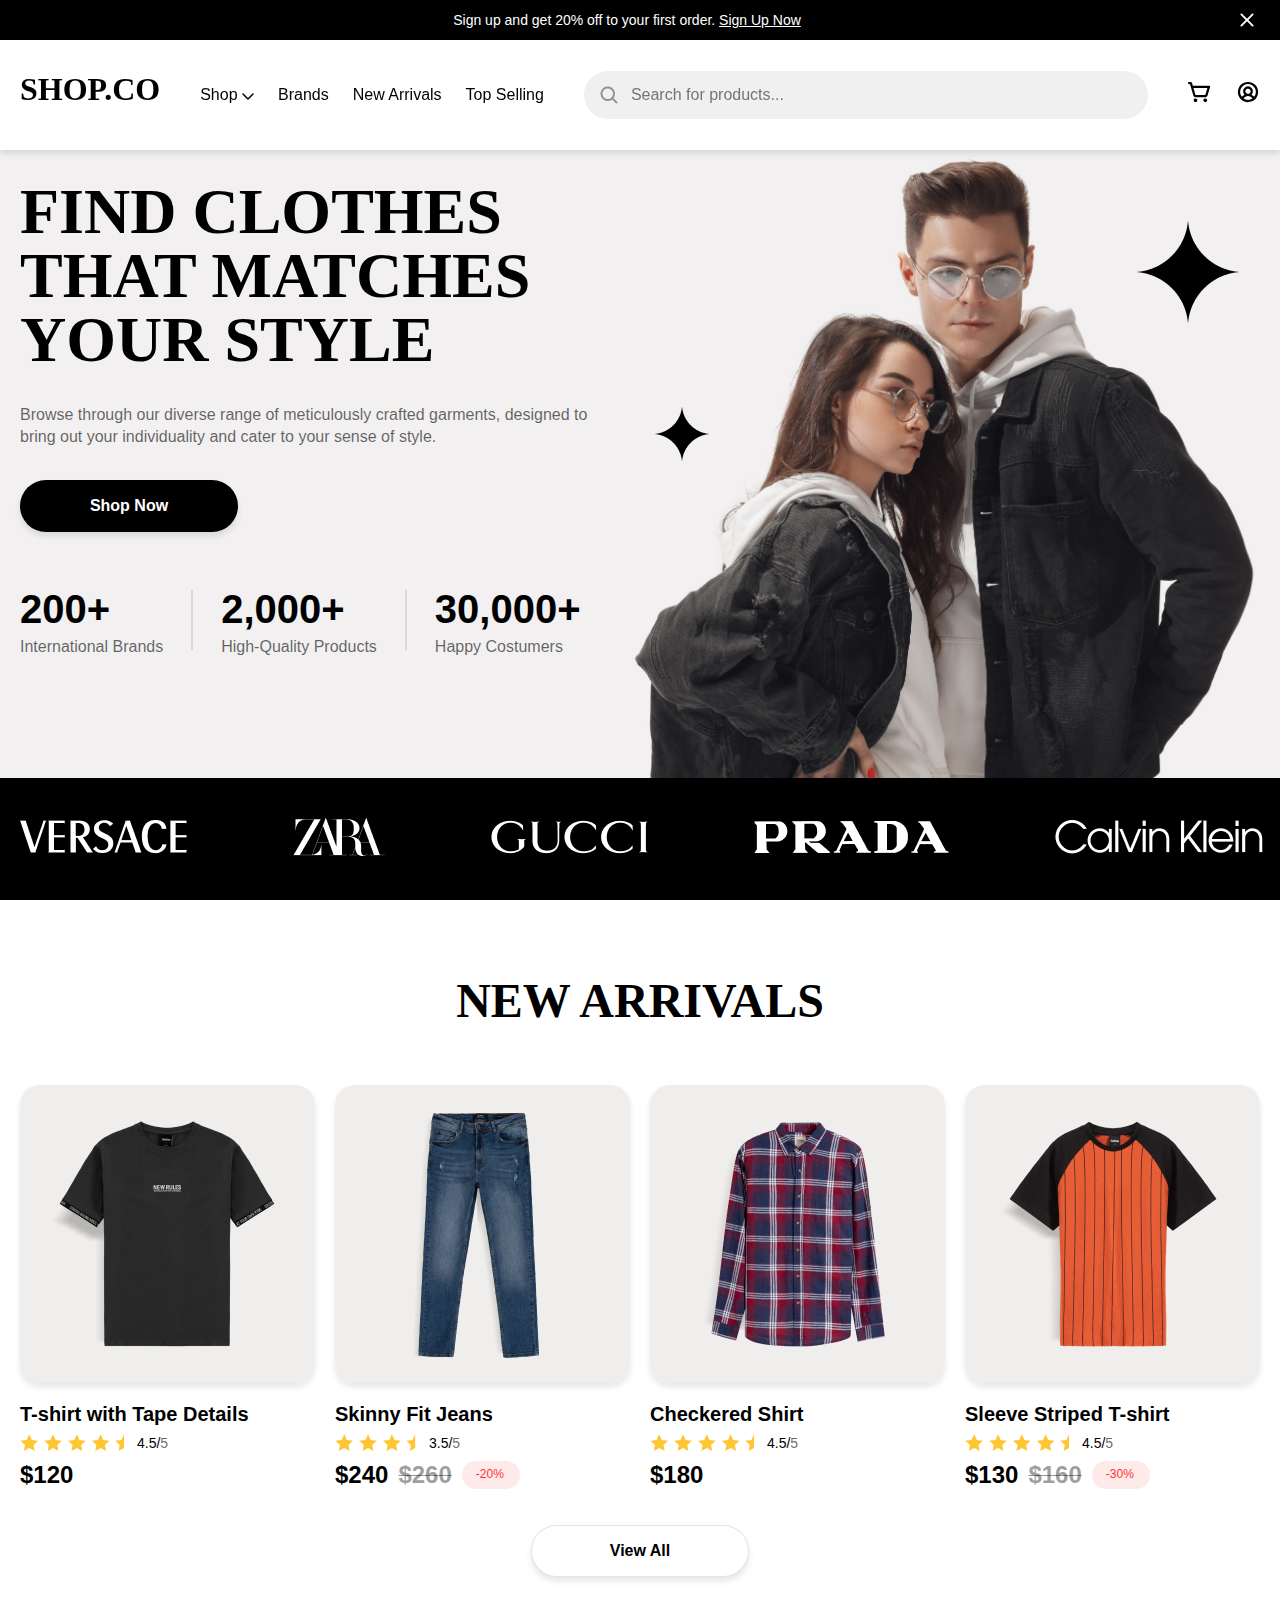
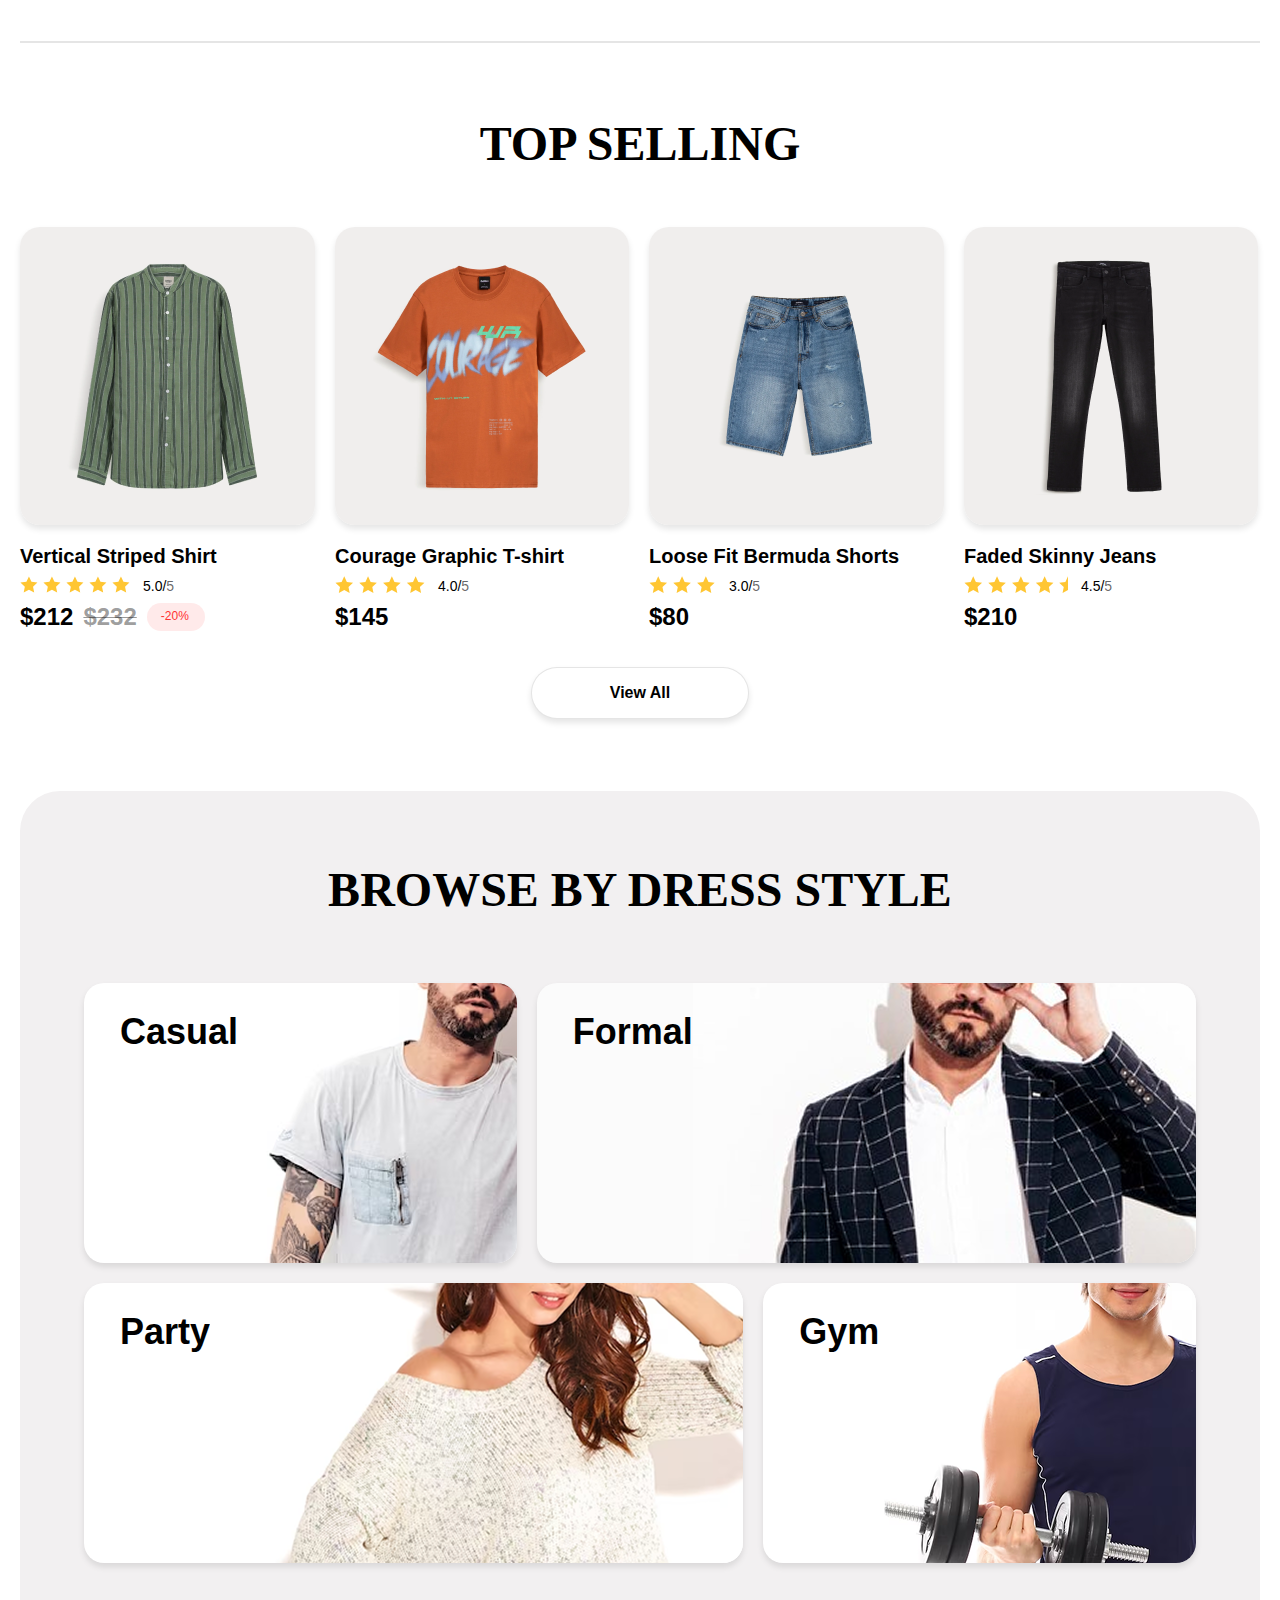
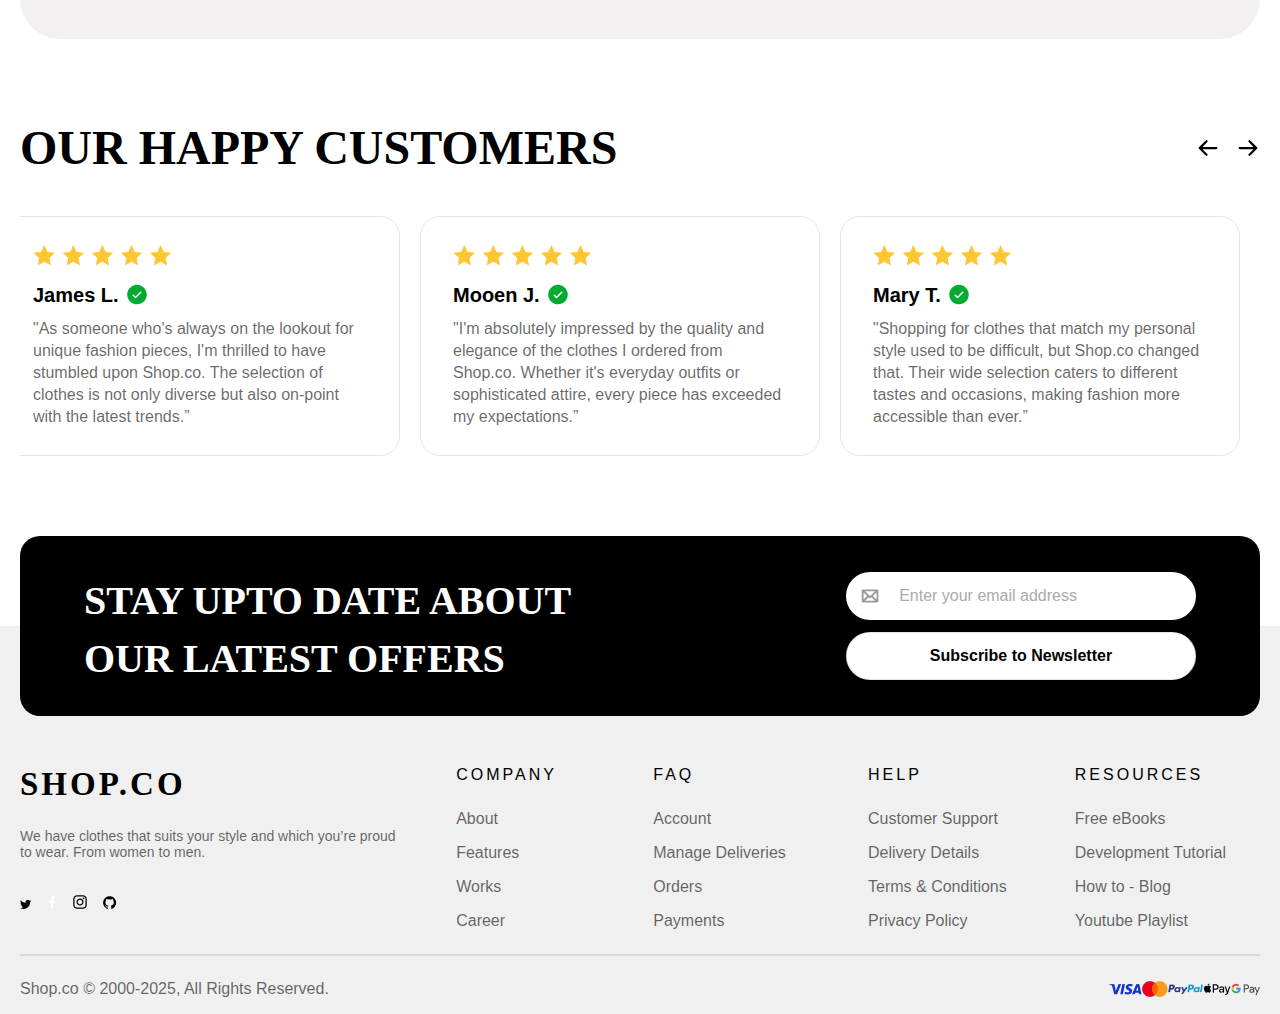
<file: index.html>
<!DOCTYPE html>
<html lang="en">
  <head>
    <meta charset="UTF-8" />
    <meta name="viewport" content="width=device-width, initial-scale=1.0" />
    <title>Shop.co</title>
    <link
      rel="icon"
      type="image/x-icon"
      href="./assets/images/favicon/shopco.png"
    />
    <link
      href="https://db.onlinewebfonts.com/a/b542g1IBJML3s1IJfDZIP2RzQIghh0ER"
      rel="stylesheet"
      type="text/css"
    />
    <link href="./src/style.css" rel="stylesheet" />
    <script src="./src/main.js" defer></script>
  </head>

  <body id="top">

    <!-- Newsletter-bar -->

    <section class="newsleter">
      <div id="announcement-bar">
        <div class="announcement-container">
          <div class="announcement-text">
            <p>
              Sign up and get 20% off to your first order.
              <a href="#news">Sign Up Now</a>
            </p>
          </div>
          <div class="announcement-close">
            <button id="close-announcement">
              <svg
                width="14"
                height="14"
                viewBox="0 0 14 14"
                fill="none"
                xmlns="http://www.w3.org/2000/svg"
              >
                <path
                  d="M13.2882 11.9617C13.4644 12.1378 13.5633 12.3767 13.5633 12.6258C13.5633 12.8749 13.4644 13.1137 13.2882 13.2898C13.1121 13.466 12.8733 13.5649 12.6242 13.5649C12.3751 13.5649 12.1362 13.466 11.9601 13.2898L6.99997 8.32812L2.03825 13.2883C1.86213 13.4644 1.62326 13.5633 1.37418 13.5633C1.12511 13.5633 0.886243 13.4644 0.710122 13.2883C0.534002 13.1122 0.435059 12.8733 0.435059 12.6242C0.435059 12.3751 0.534002 12.1363 0.710122 11.9602L5.67184 7L0.711685 2.03828C0.535564 1.86216 0.436621 1.62329 0.436621 1.37422C0.436621 1.12515 0.535564 0.886277 0.711685 0.710157C0.887805 0.534036 1.12668 0.435093 1.37575 0.435093C1.62482 0.435093 1.86369 0.534036 2.03981 0.710157L6.99997 5.67188L11.9617 0.709375C12.1378 0.533255 12.3767 0.434312 12.6257 0.434312C12.8748 0.434312 13.1137 0.533255 13.2898 0.709375C13.4659 0.885496 13.5649 1.12437 13.5649 1.37344C13.5649 1.62251 13.4659 1.86138 13.2898 2.0375L8.32809 7L13.2882 11.9617Z"
                  fill="white"
                />
              </svg>
            </button>
          </div>
        </div>
      </div>
    </section>

    <!-- Navbar -->

    <section class="navbar">

      <!-- Desktop Nav Menu -->

      <nav id="desktop-nav" class="desktop nav">
        <div class="desktop-nav-container">
          <a href="#top" class="logo">SHOP.CO</a>

          <ul>
            <li class="shop">
              <a id="shhopanchor" href="#"
                >Shop
                <svg
                  xmlns="http://www.w3.org/2000/svg"
                  class="dropdown-icon"
                  width="12"
                  height="7"
                  viewBox="0 0 12 7"
                  fill="none"
                >
                  <path
                    d="M11.5306 1.53063L6.53063 6.53063C6.46095 6.60055 6.37816 6.65602 6.28699 6.69388C6.19583 6.73173 6.09809 6.75122 5.99938 6.75122C5.90067 
                    6.75122 5.80293 6.73173 5.71176 6.69388C5.6206 6.65602 5.53781 6.60055 5.46813 6.53063L0.468128 1.53063C0.327232 1.38973 0.248077 1.19864 0.248077 
                    0.999378C0.248077 0.80012 0.327232 0.609024 0.468128 0.468128C0.609025 0.327231 0.800121 0.248077 0.999378 0.248077C1.19864 0.248077 1.38973 0.327231 
                    1.53063 0.468128L6 4.9375L10.4694 0.467503C10.6103 0.326607 10.8014 0.247452 11.0006 0.247452C11.1999 0.247452 11.391 0.326607 11.5319 0.467503C11.6728 
                    0.608399 11.7519 0.799496 11.7519 0.998753C11.7519 1.19801 11.6728 1.38911 11.5319 1.53L11.5306 1.53063Z"
                    fill="black"/>
                </svg>
              </a>
              <div class="dropdown-container">
                <ul class="dropdown">
                  <li class="sections-clothes">
                    <a href="#">Clothes</a>
                    <div class="sections-container">
                      <ul class="sections">
                        <li><a href="#">See All</a></li>
                        <li><a href="#">Sets</a></li>
                        <li><a href="#">Tailoring</a></li>
                        <li><a href="#">Sports</a></li>
                        <li><a href="#">Plus Size</a></li>
                      </ul>
                    </div>
                  </li>
                  <li class="sections-clothes">
                    <a href="#">Men</a>
                    <div class="sections-container">
                      <ul class="sections">
                        <li><a href="#">T-shirts</a></li>
                        <li><a href="#">Tank tops</a></li>
                        <li><a href="#">Jacket</a></li>
                        <li><a href="#">Pants</a></li>
                        <li><a href="#">Shorts</a></li>
                      </ul>
                    </div>
                  </li>
                  <li class="sections-clothes">
                    <a href="#">Women</a>
                    <div class="sections-container">
                      <ul class="sections">
                        <li><a href="#">Dresses</a></li>
                        <li><a href="#">Blouses</a></li>
                        <li><a href="#">T-shirts</a></li>
                        <li><a href="#">Pants</a></li>
                        <li><a href="#">Skirts</a></li>
                      </ul>
                    </div>
                  </li>
                  <li class="sections-clothes">
                    <a href="#">Shoes</a>
                    <div class="sections-container">
                      <ul class="sections">
                        <li><a href="#">Sneakers</a></li>
                        <li><a href="#">Flip-flops</a></li>
                        <li><a href="#">Boots</a></li>
                        <li><a href="#">Shoes</a></li>
                        <li><a href="#">Sandals</a></li>
                      </ul>
                    </div>
                  </li>
                  <li class="sections-clothes">
                    <a href="#">Accessories</a>
                    <div class="sections-container">
                      <ul class="sections">
                        <li><a href="#">Watches</a></li>
                        <li><a href="#">Glasses</a></li>
                        <li><a href="#">Bags</a></li>
                        <li><a href="#">Belts</a></li>
                        <li><a href="#">Hats</a></li>
                      </ul>
                    </div>
                  </li>
                </ul>
              </div>
            </li>
            <li><a href="#acvcrds">Brands</a></li>
            <li><a href="#brand">New Arrivals</a></li>
            <li><a href="#firstbtn">Top Selling</a></li>
          </ul>

          <div class="search-container">
            <svg
              width="24"
              height="24"
              viewBox="0 0 24 24"
              fill="none"
              xmlns="http://www.w3.org/2000/svg"
            >
              <path
                d="M21.7959 20.2041L17.3437 15.75C18.6787 14.0104 19.3019 11.8282 19.087 9.64607C18.8722 7.4639 17.8353 5.44516 16.1867 3.99937C14.5382 2.55357 12.4014 1.78899 10.2098 1.86071C8.01829 1.93244 5.93607 2.8351 4.38558 4.38559C2.83509 5.93608 1.93243 8.0183 1.8607 10.2098C1.78898 12.4014 2.55356 14.5382 3.99936 16.1867C5.44515 17.8353 7.46389 18.8722 9.64606 19.087C11.8282 19.3019 14.0104 18.6787 15.75 17.3438L20.2059 21.8006C20.3106 21.9053 20.4348 21.9883 20.5715 22.0449C20.7083 22.1016 20.8548 22.1307 21.0028 22.1307C21.1508 22.1307 21.2973 22.1016 21.4341 22.0449C21.5708 21.9883 21.695 21.9053 21.7997 21.8006C21.9043 21.696 21.9873 21.5717 22.044 21.435C22.1006 21.2983 22.1298 21.1517 22.1298 21.0037C22.1298 20.8558 22.1006 20.7092 22.044 20.5725C21.9873 20.4358 21.9043 20.3115 21.7997 20.2069L21.7959 20.2041ZM4.12499 10.5C4.12499 9.23915 4.49888 8.0066 5.19938 6.95824C5.89987 5.90988 6.89551 5.09278 8.06039 4.61027C9.22527 4.12776 10.5071 4.00151 11.7437 4.2475C12.9803 4.49348 14.1162 5.10064 15.0078 5.9922C15.8994 6.88376 16.5065 8.01967 16.7525 9.2563C16.9985 10.4929 16.8722 11.7747 16.3897 12.9396C15.9072 14.1045 15.0901 15.1001 14.0418 15.8006C12.9934 16.5011 11.7608 16.875 10.5 16.875C8.80977 16.8733 7.18927 16.2011 5.99411 15.0059C4.79894 13.8107 4.12673 12.1902 4.12499 10.5Z"
                fill="black"
                fill-opacity="0.4"
              />
            </svg>
            <input type="text" placeholder="Search for products..." />
          </div>

          <ul>
            <li>
              <a href="#" class="icon"
                ><svg
                  width="24"
                  height="24"
                  viewBox="0 0 24 24"
                  fill="none"
                  xmlns="http://www.w3.org/2000/svg"
                >
                  <path
                    d="M9.375 20.25C9.375 20.6208 9.26503 20.9834 9.059 21.2917C8.85298 21.6 8.56014 21.8404 8.21753 21.9823C7.87492 22.1242 7.49792 22.1613 7.1342 22.089C6.77049 22.0166 6.4364 21.838 6.17417 21.5758C5.91195 21.3136 5.73337 20.9795 5.66103 20.6158C5.58868 20.2521 5.62581 19.8751 5.76773 19.5325C5.90964 19.1899 6.14996 18.897 6.45831 18.691C6.76665 18.485 7.12916 18.375 7.5 18.375C7.99728 18.375 8.47419 18.5725 8.82582 18.9242C9.17745 19.2758 9.375 19.7527 9.375 20.25ZM17.25 18.375C16.8792 18.375 16.5166 18.485 16.2083 18.691C15.9 18.897 15.6596 19.1899 15.5177 19.5325C15.3758 19.8751 15.3387 20.2521 15.411 20.6158C15.4834 20.9795 15.662 21.3136 15.9242 21.5758C16.1864 21.838 16.5205 22.0166 16.8842 22.089C17.2479 22.1613 17.6249 22.1242 17.9675 21.9823C18.3101 21.8404 18.603 21.6 18.809 21.2917C19.015 20.9834 19.125 20.6208 19.125 20.25C19.125 19.7527 18.9275 19.2758 18.5758 18.9242C18.2242 18.5725 17.7473 18.375 17.25 18.375ZM22.0753 7.08094L19.5169 15.3966C19.3535 15.9343 19.0211 16.4051 18.569 16.739C18.1169 17.0729 17.5692 17.2521 17.0072 17.25H7.77469C7.2046 17.2482 6.65046 17.0616 6.1953 16.7183C5.74015 16.3751 5.40848 15.8936 5.25 15.3459L2.04469 4.125H1.125C0.826631 4.125 0.540483 4.00647 0.329505 3.7955C0.118526 3.58452 0 3.29837 0 3C0 2.70163 0.118526 2.41548 0.329505 2.2045C0.540483 1.99353 0.826631 1.875 1.125 1.875H2.32687C2.73407 1.87626 3.12988 2.00951 3.45493 2.25478C3.77998 2.50004 4.01674 2.84409 4.12969 3.23531L4.81312 5.625H21C21.1761 5.62499 21.3497 5.6663 21.5069 5.74561C21.664 5.82492 21.8004 5.94001 21.905 6.08164C22.0096 6.22326 22.0795 6.38746 22.1091 6.56102C22.1387 6.73458 22.1271 6.91266 22.0753 7.08094ZM19.4766 7.875H5.45531L7.41375 14.7281C7.43617 14.8065 7.48354 14.8755 7.54867 14.9245C7.6138 14.9736 7.69315 15.0001 7.77469 15H17.0072C17.0875 15.0002 17.1656 14.9746 17.2303 14.927C17.2949 14.8794 17.3426 14.8123 17.3662 14.7356L19.4766 7.875Z"
                    fill="black"
                  />
                </svg>
              </a>
            </li>
            <li>
              <a href="#" class="icon"
                ><svg
                  width="24"
                  height="24"
                  viewBox="0 0 24 24"
                  fill="none"
                  xmlns="http://www.w3.org/2000/svg"
                >
                  <path
                    d="M12 1.875C9.99747 1.875 8.0399 2.46882 6.37486 3.58137C4.70981 4.69392 3.41206 6.27523 2.64572 8.12533C1.87939 9.97543 1.67888 12.0112 2.06955 13.9753C2.46023 15.9393 3.42454 17.7435 4.84055 19.1595C6.25656 20.5755 8.06066 21.5398 10.0247 21.9305C11.9888 22.3211 14.0246 22.1206 15.8747 21.3543C17.7248 20.5879 19.3061 19.2902 20.4186 17.6251C21.5312 15.9601 22.125 14.0025 22.125 12C22.122 9.3156 21.0543 6.74199 19.1562 4.84383C17.258 2.94567 14.6844 1.87798 12 1.875ZM7.45969 18.4284C7.98195 17.7143 8.66528 17.1335 9.45418 16.7331C10.2431 16.3327 11.1153 16.124 12 16.124C12.8847 16.124 13.7569 16.3327 14.5458 16.7331C15.3347 17.1335 16.0181 17.7143 16.5403 18.4284C15.2134 19.3695 13.6268 19.875 12 19.875C10.3732 19.875 8.78665 19.3695 7.45969 18.4284ZM9.375 11.25C9.375 10.7308 9.52896 10.2233 9.8174 9.79163C10.1058 9.35995 10.5158 9.0235 10.9955 8.82482C11.4751 8.62614 12.0029 8.57415 12.5121 8.67544C13.0213 8.77672 13.489 9.02673 13.8562 9.39384C14.2233 9.76096 14.4733 10.2287 14.5746 10.7379C14.6759 11.2471 14.6239 11.7749 14.4252 12.2545C14.2265 12.7342 13.8901 13.1442 13.4584 13.4326C13.0267 13.721 12.5192 13.875 12 13.875C11.3038 13.875 10.6361 13.5984 10.1438 13.1062C9.65157 12.6139 9.375 11.9462 9.375 11.25ZM18.1875 16.8694C17.4583 15.9419 16.5289 15.1914 15.4688 14.6737C16.1444 13.9896 16.6026 13.1208 16.7858 12.1769C16.9689 11.2329 16.8688 10.2558 16.498 9.36861C16.1273 8.4814 15.5024 7.72364 14.702 7.19068C13.9017 6.65771 12.9616 6.37334 12 6.37334C11.0384 6.37334 10.0983 6.65771 9.29797 7.19068C8.49762 7.72364 7.87275 8.4814 7.50198 9.36861C7.13121 10.2558 7.0311 11.2329 7.21424 12.1769C7.39739 13.1208 7.85561 13.9896 8.53125 14.6737C7.4711 15.1914 6.54168 15.9419 5.8125 16.8694C4.89661 15.7083 4.32614 14.3129 4.1664 12.8427C4.00665 11.3725 4.2641 9.88711 4.90925 8.55644C5.55441 7.22578 6.5612 6.10366 7.81439 5.31855C9.06757 4.53343 10.5165 4.11703 11.9953 4.11703C13.4741 4.11703 14.9231 4.53343 16.1762 5.31855C17.4294 6.10366 18.4362 7.22578 19.0814 8.55644C19.7265 9.88711 19.984 11.3725 19.8242 12.8427C19.6645 14.3129 19.094 15.7083 18.1781 16.8694H18.1875Z"
                    fill="black"
                  />
                </svg>
              </a>
            </li>
          </ul>
        </div>
      </nav>

      <!-- Mobile Nav Menu -->

      <nav id="mobile-nav" class="mobile nav">
        <div class="left-mobile-nav">
          <div class="menu-icon">
            <svg
              width="24"
              height="24"
              viewBox="0 0 24 24"
              fill="none"
              xmlns="http://www.w3.org/2000/svg"
            >
              <path
                d="M21.375 12C21.375 12.2984 21.2565 12.5845 21.0455 12.7955C20.8345 13.0065 20.5484 13.125 20.25 13.125H3.75C3.45163 13.125 3.16548 13.0065 2.9545 12.7955C2.74353 12.5845 2.625 12.2984 2.625 12C2.625 11.7016 2.74353 11.4155 2.9545 11.2045C3.16548 10.9935 3.45163 10.875 3.75 10.875H20.25C20.5484 10.875 20.8345 10.9935 21.0455 11.2045C21.2565 11.4155 21.375 11.7016 21.375 12ZM3.75 7.125H20.25C20.5484 7.125 20.8345 7.00647 21.0455 6.7955C21.2565 6.58452 21.375 6.29837 21.375 6C21.375 5.70163 21.2565 5.41548 21.0455 5.2045C20.8345 4.99353 20.5484 4.875 20.25 4.875H3.75C3.45163 4.875 3.16548 4.99353 2.9545 5.2045C2.74353 5.41548 2.625 5.70163 2.625 6C2.625 6.29837 2.74353 6.58452 2.9545 6.7955C3.16548 7.00647 3.45163 7.125 3.75 7.125ZM20.25 16.875H3.75C3.45163 16.875 3.16548 16.9935 2.9545 17.2045C2.74353 17.4155 2.625 17.7016 2.625 18C2.625 18.2984 2.74353 18.5845 2.9545 18.7955C3.16548 19.0065 3.45163 19.125 3.75 19.125H20.25C20.5484 19.125 20.8345 19.0065 21.0455 18.7955C21.2565 18.5845 21.375 18.2984 21.375 18C21.375 17.7016 21.2565 17.4155 21.0455 17.2045C20.8345 16.9935 20.5484 16.875 20.25 16.875Z"
                fill="black"
              />
            </svg>
          </div>

          <a href="#top" class="logo">SHOP.CO</a>
        </div>

        <div class="search-container">
          <svg
            width="24"
            height="24"
            viewBox="0 0 24 24"
            fill="none"
            xmlns="http://www.w3.org/2000/svg"
          >
            <path
              d="M21.7959 20.2041L17.3437 15.75C18.6787 14.0104 19.3019 11.8282 19.087 9.64607C18.8722 7.4639 17.8353 5.44516 16.1867 3.99937C14.5382 2.55357 12.4014 1.78899 10.2098 1.86071C8.01829 1.93244 5.93607 2.8351 4.38558 4.38559C2.83509 5.93608 1.93243 8.0183 1.8607 10.2098C1.78898 12.4014 2.55356 14.5382 3.99936 16.1867C5.44515 17.8353 7.46389 18.8722 9.64606 19.087C11.8282 19.3019 14.0104 18.6787 15.75 17.3438L20.2059 21.8006C20.3106 21.9053 20.4348 21.9883 20.5715 22.0449C20.7083 22.1016 20.8548 22.1307 21.0028 22.1307C21.1508 22.1307 21.2973 22.1016 21.4341 22.0449C21.5708 21.9883 21.695 21.9053 21.7997 21.8006C21.9043 21.696 21.9873 21.5717 22.044 21.435C22.1006 21.2983 22.1298 21.1517 22.1298 21.0037C22.1298 20.8558 22.1006 20.7092 22.044 20.5725C21.9873 20.4358 21.9043 20.3115 21.7997 20.2069L21.7959 20.2041ZM4.12499 10.5C4.12499 9.23915 4.49888 8.0066 5.19938 6.95824C5.89987 5.90988 6.89551 5.09278 8.06039 4.61027C9.22527 4.12776 10.5071 4.00151 11.7437 4.2475C12.9803 4.49348 14.1162 5.10064 15.0078 5.9922C15.8994 6.88376 16.5065 8.01967 16.7525 9.2563C16.9985 10.4929 16.8722 11.7747 16.3897 12.9396C15.9072 14.1045 15.0901 15.1001 14.0418 15.8006C12.9934 16.5011 11.7608 16.875 10.5 16.875C8.80977 16.8733 7.18927 16.2011 5.99411 15.0059C4.79894 13.8107 4.12673 12.1902 4.12499 10.5Z"
              fill="black"
              fill-opacity="0.4"
            />
          </svg>
          <input type="text" placeholder="Search for products..." />
        </div>

        <ul>
          <li>
            <a href="#" class="icon"
              ><svg
                width="22"
                height="22"
                viewBox="0 0 22 22"
                fill="none"
                xmlns="http://www.w3.org/2000/svg"
              >
                <path
                  d="M20.7959 19.2041L16.3437 14.75C17.6787 13.0104 18.3019 10.8282 18.087 8.64607C17.8722 6.4639 16.8353 4.44516 15.1867 2.99937C13.5382 1.55357 11.4014 0.788988 9.20984 0.860713C7.01829 0.932437 4.93607 1.8351 3.38558 3.38559C1.83509 4.93608 0.932429 7.0183 0.860705 9.20985C0.78898 11.4014 1.55356 13.5382 2.99936 15.1867C4.44515 16.8353 6.46389 17.8722 8.64606 18.087C10.8282 18.3019 13.0104 17.6787 14.75 16.3438L19.2059 20.8006C19.3106 20.9053 19.4348 20.9883 19.5715 21.0449C19.7083 21.1016 19.8548 21.1307 20.0028 21.1307C20.1508 21.1307 20.2973 21.1016 20.4341 21.0449C20.5708 20.9883 20.695 20.9053 20.7997 20.8006C20.9043 20.696 20.9873 20.5717 21.044 20.435C21.1006 20.2983 21.1298 20.1517 21.1298 20.0037C21.1298 19.8558 21.1006 19.7092 21.044 19.5725C20.9873 19.4358 20.9043 19.3115 20.7997 19.2069L20.7959 19.2041ZM3.12499 9.5C3.12499 8.23915 3.49888 7.0066 4.19938 5.95824C4.89987 4.90988 5.89551 4.09278 7.06039 3.61027C8.22527 3.12776 9.50707 3.00151 10.7437 3.2475C11.9803 3.49348 13.1162 4.10064 14.0078 4.9922C14.8994 5.88376 15.5065 7.01967 15.7525 8.2563C15.9985 9.49293 15.8722 10.7747 15.3897 11.9396C14.9072 13.1045 14.0901 14.1001 13.0418 14.8006C11.9934 15.5011 10.7608 15.875 9.49999 15.875C7.80977 15.8733 6.18927 15.2011 4.99411 14.0059C3.79894 12.8107 3.12673 11.1902 3.12499 9.5Z"
                  fill="black"
                />
              </svg>
            </a>
          </li>
          <li>
            <a href="#" class="icon"
              ><svg
                width="24"
                height="24"
                viewBox="0 0 24 24"
                fill="none"
                xmlns="http://www.w3.org/2000/svg"
              >
                <path
                  d="M9.375 20.25C9.375 20.6208 9.26503 20.9834 9.059 21.2917C8.85298 21.6 8.56014 21.8404 8.21753 21.9823C7.87492 22.1242 7.49792 22.1613 7.1342 22.089C6.77049 22.0166 6.4364 21.838 6.17417 21.5758C5.91195 21.3136 5.73337 20.9795 5.66103 20.6158C5.58868 20.2521 5.62581 19.8751 5.76773 19.5325C5.90964 19.1899 6.14996 18.897 6.45831 18.691C6.76665 18.485 7.12916 18.375 7.5 18.375C7.99728 18.375 8.47419 18.5725 8.82582 18.9242C9.17745 19.2758 9.375 19.7527 9.375 20.25ZM17.25 18.375C16.8792 18.375 16.5166 18.485 16.2083 18.691C15.9 18.897 15.6596 19.1899 15.5177 19.5325C15.3758 19.8751 15.3387 20.2521 15.411 20.6158C15.4834 20.9795 15.662 21.3136 15.9242 21.5758C16.1864 21.838 16.5205 22.0166 16.8842 22.089C17.2479 22.1613 17.6249 22.1242 17.9675 21.9823C18.3101 21.8404 18.603 21.6 18.809 21.2917C19.015 20.9834 19.125 20.6208 19.125 20.25C19.125 19.7527 18.9275 19.2758 18.5758 18.9242C18.2242 18.5725 17.7473 18.375 17.25 18.375ZM22.0753 7.08094L19.5169 15.3966C19.3535 15.9343 19.0211 16.4051 18.569 16.739C18.1169 17.0729 17.5692 17.2521 17.0072 17.25H7.77469C7.2046 17.2482 6.65046 17.0616 6.1953 16.7183C5.74015 16.3751 5.40848 15.8936 5.25 15.3459L2.04469 4.125H1.125C0.826631 4.125 0.540483 4.00647 0.329505 3.7955C0.118526 3.58452 0 3.29837 0 3C0 2.70163 0.118526 2.41548 0.329505 2.2045C0.540483 1.99353 0.826631 1.875 1.125 1.875H2.32687C2.73407 1.87626 3.12988 2.00951 3.45493 2.25478C3.77998 2.50004 4.01674 2.84409 4.12969 3.23531L4.81312 5.625H21C21.1761 5.62499 21.3497 5.6663 21.5069 5.74561C21.664 5.82492 21.8004 5.94001 21.905 6.08164C22.0096 6.22326 22.0795 6.38746 22.1091 6.56102C22.1387 6.73458 22.1271 6.91266 22.0753 7.08094ZM19.4766 7.875H5.45531L7.41375 14.7281C7.43617 14.8065 7.48354 14.8755 7.54867 14.9245C7.6138 14.9736 7.69315 15.0001 7.77469 15H17.0072C17.0875 15.0002 17.1656 14.9746 17.2303 14.927C17.2949 14.8794 17.3426 14.8123 17.3662 14.7356L19.4766 7.875Z"
                  fill="black"
                />
              </svg>
            </a>
          </li>
          <li>
            <a href="#" class="icon"
              ><svg
                width="24"
                height="24"
                viewBox="0 0 24 24"
                fill="none"
                xmlns="http://www.w3.org/2000/svg"
              >
                <path
                  d="M12 1.875C9.99747 1.875 8.0399 2.46882 6.37486 3.58137C4.70981 4.69392 3.41206 6.27523 2.64572 8.12533C1.87939 9.97543 1.67888 12.0112 2.06955 13.9753C2.46023 15.9393 3.42454 17.7435 4.84055 19.1595C6.25656 20.5755 8.06066 21.5398 10.0247 21.9305C11.9888 22.3211 14.0246 22.1206 15.8747 21.3543C17.7248 20.5879 19.3061 19.2902 20.4186 17.6251C21.5312 15.9601 22.125 14.0025 22.125 12C22.122 9.3156 21.0543 6.74199 19.1562 4.84383C17.258 2.94567 14.6844 1.87798 12 1.875ZM7.45969 18.4284C7.98195 17.7143 8.66528 17.1335 9.45418 16.7331C10.2431 16.3327 11.1153 16.124 12 16.124C12.8847 16.124 13.7569 16.3327 14.5458 16.7331C15.3347 17.1335 16.0181 17.7143 16.5403 18.4284C15.2134 19.3695 13.6268 19.875 12 19.875C10.3732 19.875 8.78665 19.3695 7.45969 18.4284ZM9.375 11.25C9.375 10.7308 9.52896 10.2233 9.8174 9.79163C10.1058 9.35995 10.5158 9.0235 10.9955 8.82482C11.4751 8.62614 12.0029 8.57415 12.5121 8.67544C13.0213 8.77672 13.489 9.02673 13.8562 9.39384C14.2233 9.76096 14.4733 10.2287 14.5746 10.7379C14.6759 11.2471 14.6239 11.7749 14.4252 12.2545C14.2265 12.7342 13.8901 13.1442 13.4584 13.4326C13.0267 13.721 12.5192 13.875 12 13.875C11.3038 13.875 10.6361 13.5984 10.1438 13.1062C9.65157 12.6139 9.375 11.9462 9.375 11.25ZM18.1875 16.8694C17.4583 15.9419 16.5289 15.1914 15.4688 14.6737C16.1444 13.9896 16.6026 13.1208 16.7858 12.1769C16.9689 11.2329 16.8688 10.2558 16.498 9.36861C16.1273 8.4814 15.5024 7.72364 14.702 7.19068C13.9017 6.65771 12.9616 6.37334 12 6.37334C11.0384 6.37334 10.0983 6.65771 9.29797 7.19068C8.49762 7.72364 7.87275 8.4814 7.50198 9.36861C7.13121 10.2558 7.0311 11.2329 7.21424 12.1769C7.39739 13.1208 7.85561 13.9896 8.53125 14.6737C7.4711 15.1914 6.54168 15.9419 5.8125 16.8694C4.89661 15.7083 4.32614 14.3129 4.1664 12.8427C4.00665 11.3725 4.2641 9.88711 4.90925 8.55644C5.55441 7.22578 6.5612 6.10366 7.81439 5.31855C9.06757 4.53343 10.5165 4.11703 11.9953 4.11703C13.4741 4.11703 14.9231 4.53343 16.1762 5.31855C17.4294 6.10366 18.4362 7.22578 19.0814 8.55644C19.7265 9.88711 19.984 11.3725 19.8242 12.8427C19.6645 14.3129 19.094 15.7083 18.1781 16.8694H18.1875Z"
                  fill="black"
                />
              </svg>
            </a>
          </li>
        </ul>
      </nav>

      <div class="focuswidth">
        <div class="mobile-nav-container">
          <ul>
            <li><a id="shhopanchor" href="#">Shop</a></li>
            <li><a href="#acvcrds">Brands</a></li>
            <li><a href="#brand">New Arrivals</a></li>
            <li><a href="#firstbtn">Top Selling</a></li>
          </ul>
        </div>

        <div class="transparentbkg"></div>
      </div>

    </section>

    <!-- Hero Section -->

    <section class="header">
      <header>
        <div class="mobile-nowrap wrapper">
          <div class="hero-section">
            <div class="left">
              <div class="herotext">
                <h1>
                  FIND CLOTHES <br />
                  THAT MATCHES <br />
                  YOUR STYLE
                </h1>

                <p>
                  Browse through our diverse range of meticulously crafted
                  garments, designed to bring out your individuality and cater
                  to your sense of style.
                </p>
              </div>

              <a href="#" class="btn dark">Shop Now</a>

              <div id="acvcrds" class="achievement-cards">
                <div class="maincards">
                  <div class="achievement-card">
                    <h3>200+</h3>
                    <p>International Brands</p>
                  </div>

                  <hr class="achievementhr" />

                  <div class="achievement-card">
                    <h3>2,000+</h3>
                    <p>High-Quality Products</p>
                  </div>
                </div>

                <hr id="hidehr" class="achievementhr" />

                <div id="downcard" class="achievement-card">
                  <h3>30,000+</h3>
                  <p>Happy Costumers</p>
                </div>
              </div>
            </div>

            <div class="right">
              <div class="hero-image">
                <img
                  src="./assets/images/hero/smallstar.png"
                  class="small star"
                  alt="Small Star"
                  draggable="false"
                />
                <img
                  src="./assets/images/hero/bigstar.png"
                  class="big star"
                  alt="Big Star"
                  draggable="false"
                />
                <img
                  src="./assets/images/hero/couple.jpg"
                  id="coupleimg"
                  alt="A couple wearing Shop.co clothes."
                  draggable="false"
                />
              </div>
            </div>
          </div>
        </div>
      </header>
    </section>

    <!-- Brands -->

    <section class="brand-section" id="brand">
      <div class="brand-container">
        <div class="versace">
          <a href="#"
            ><img
              src="./assets/images/brand/versace.png"
              alt="Versace Logo"
              draggable="false"
            />
          </a>
        </div>

        <div class="zara">
          <a href="#"
            ><img
              src="./assets/images/brand/zara.png"
              alt="Zara Logo"
              draggable="false"
            />
          </a>
        </div>

        <div class="gucci">
          <a href="#"
            ><img
              src="./assets/images/brand/gucci.png"
              alt="Gucci Logo"
              draggable="false"
            />
          </a>
        </div>

        <div class="prada">
          <a href="#"
            ><img
              src="./assets/images/brand/prada.png"
              alt="Prada Logo"
              draggable="false"
            />
          </a>
        </div>

        <div class="calvin">
          <a href="#"
            ><img
              src="./assets/images/brand/calvin.png"
              alt="Calvin Klein Logo"
              draggable="false"
            />
          </a>
        </div>
      </div>
    </section>

    <!-- New Arrivals Section -->

    <section class="clothes-section">
      <div class="mobile-nowrap wrapper">
        <h2 class="darkheader">NEW ARRIVALS</h2>

        <div class="clothes-cards">
          <div class="clothing-card">
            <a href="#">
              <img
                src="./assets/images/newarrivals/image 7.png"
                class="clothesimg"
                alt="Black T-shirt with small stamp"
                draggable="false"
              />
              <div class="info">
                <p>T-shirt with Tape Details</p>
              </div>
            </a>
            <div class="rating">
              <svg
                width="104"
                height="19"
                viewBox="0 0 104 19"
                fill="none"
                xmlns="http://www.w3.org/2000/svg"
              >
                <path
                  d="M9.24494 0.255005L11.8641 5.89491L18.0374 6.6431L13.4829 10.8769L14.679 16.9793L9.24494 13.956L3.8109 16.9793L5.00697 10.8769L0.452479 6.6431L6.62573 5.89491L9.24494 0.255005Z"
                  fill="#FFC633"
                />
                <path
                  d="M33.0468 0.255005L35.666 5.89491L41.8393 6.6431L37.2848 10.8769L38.4809 16.9793L33.0468 13.956L27.6128 16.9793L28.8089 10.8769L24.2544 6.6431L30.4276 5.89491L33.0468 0.255005Z"
                  fill="#FFC633"
                />
                <path
                  d="M56.8487 0.255005L59.4679 5.89491L65.6412 6.6431L61.0867 10.8769L62.2827 16.9793L56.8487 13.956L51.4147 16.9793L52.6107 10.8769L48.0562 6.6431L54.2295 5.89491L56.8487 0.255005Z"
                  fill="#FFC633"
                />
                <path
                  d="M80.6506 0.255005L83.2698 5.89491L89.4431 6.6431L84.8886 10.8769L86.0846 16.9793L80.6506 13.956L75.2166 16.9793L76.4126 10.8769L71.8581 6.6431L78.0314 5.89491L80.6506 0.255005Z"
                  fill="#FFC633"
                />
                <path
                  d="M98.566 16.9793L104 13.956V0.255005L101.381 5.89491L95.2075 6.6431L99.762 10.8769L98.566 16.9793Z"
                  fill="#FFC633"
                />
              </svg>
              <p>4.5/<span>5</span></p>
            </div>
            <div class="price">
              <p>$120</p>
            </div>
          </div>

          <div class="clothing-card">
            <a href="#">
              <img
                src="./assets/images/newarrivals/image 8.png"
                class="clothesimg"
                alt="Skinny dark jeans pants"
                draggable="false"
              />
              <div class="info">
                <p>Skinny Fit Jeans</p>
              </div>
            </a>
            <div class="rating">
              <svg
                width="81"
                height="19"
                viewBox="0 0 81 19"
                fill="none"
                xmlns="http://www.w3.org/2000/svg"
              >
                <path
                  d="M9.24494 0.255005L11.8641 5.89491L18.0374 6.6431L13.4829 10.8769L14.679 16.9793L9.24494 13.956L3.8109 16.9793L5.00697 10.8769L0.452479 6.6431L6.62573 5.89491L9.24494 0.255005Z"
                  fill="#FFC633"
                />
                <path
                  d="M33.0468 0.255005L35.666 5.89491L41.8393 6.6431L37.2848 10.8769L38.4809 16.9793L33.0468 13.956L27.6128 16.9793L28.8089 10.8769L24.2544 6.6431L30.4276 5.89491L33.0468 0.255005Z"
                  fill="#FFC633"
                />
                <path
                  d="M56.8487 0.255005L59.4679 5.89491L65.6412 6.6431L61.0867 10.8769L62.2827 16.9793L56.8487 13.956L51.4147 16.9793L52.6107 10.8769L48.0562 6.6431L54.2295 5.89491L56.8487 0.255005Z"
                  fill="#FFC633"
                />
                <path
                  d="M74.7641 16.9793L80.1981 13.956V0.255005L77.5789 5.89491L71.4056 6.6431L75.9601 10.8769L74.7641 16.9793Z"
                  fill="#FFC633"
                />
              </svg>
              <p>3.5/<span>5</span></p>
            </div>
            <div class="price">
              <p>$240</p>
              <p class="fullprice">$260</p>
              <p class="descontprct">-20%</p>
            </div>
          </div>

          <div class="clothing-card">
            <a href="#">
              <img
                src="./assets/images/newarrivals/image 9.png"
                class="clothesimg"
                alt="Shirt checkered with a Red and blue pattern"
                draggable="false"
              />
              <div class="info">
                <p>Checkered Shirt</p>
              </div>
            </a>
            <div class="rating">
              <svg
                width="104"
                height="19"
                viewBox="0 0 104 19"
                fill="none"
                xmlns="http://www.w3.org/2000/svg"
              >
                <path
                  d="M9.24494 0.255005L11.8641 5.89491L18.0374 6.6431L13.4829 10.8769L14.679 16.9793L9.24494 13.956L3.8109 16.9793L5.00697 10.8769L0.452479 6.6431L6.62573 5.89491L9.24494 0.255005Z"
                  fill="#FFC633"
                />
                <path
                  d="M33.0468 0.255005L35.666 5.89491L41.8393 6.6431L37.2848 10.8769L38.4809 16.9793L33.0468 13.956L27.6128 16.9793L28.8089 10.8769L24.2544 6.6431L30.4276 5.89491L33.0468 0.255005Z"
                  fill="#FFC633"
                />
                <path
                  d="M56.8487 0.255005L59.4679 5.89491L65.6412 6.6431L61.0867 10.8769L62.2827 16.9793L56.8487 13.956L51.4147 16.9793L52.6107 10.8769L48.0562 6.6431L54.2295 5.89491L56.8487 0.255005Z"
                  fill="#FFC633"
                />
                <path
                  d="M80.6506 0.255005L83.2698 5.89491L89.4431 6.6431L84.8886 10.8769L86.0846 16.9793L80.6506 13.956L75.2166 16.9793L76.4126 10.8769L71.8581 6.6431L78.0314 5.89491L80.6506 0.255005Z"
                  fill="#FFC633"
                />
                <path
                  d="M98.566 16.9793L104 13.956V0.255005L101.381 5.89491L95.2075 6.6431L99.762 10.8769L98.566 16.9793Z"
                  fill="#FFC633"
                />
              </svg>
              <p>4.5/<span>5</span></p>
            </div>
            <div class="price">
              <p>$180</p>
            </div>
          </div>

          <div class="clothing-card">
            <a href="#">
              <img
                src="./assets/images/newarrivals/image 10.png"
                class="clothesimg"
                alt="Vertical striped orange t-shirt with orange sleeves"
                draggable="false"
              />
              <div class="info">
                <p>Sleeve Striped T-shirt</p>
              </div>
            </a>
            <div class="rating">
              <svg
                width="104"
                height="19"
                viewBox="0 0 104 19"
                fill="none"
                xmlns="http://www.w3.org/2000/svg"
              >
                <path
                  d="M9.24494 0.255005L11.8641 5.89491L18.0374 6.6431L13.4829 10.8769L14.679 16.9793L9.24494 13.956L3.8109 16.9793L5.00697 10.8769L0.452479 6.6431L6.62573 5.89491L9.24494 0.255005Z"
                  fill="#FFC633"
                />
                <path
                  d="M33.0468 0.255005L35.666 5.89491L41.8393 6.6431L37.2848 10.8769L38.4809 16.9793L33.0468 13.956L27.6128 16.9793L28.8089 10.8769L24.2544 6.6431L30.4276 5.89491L33.0468 0.255005Z"
                  fill="#FFC633"
                />
                <path
                  d="M56.8487 0.255005L59.4679 5.89491L65.6412 6.6431L61.0867 10.8769L62.2827 16.9793L56.8487 13.956L51.4147 16.9793L52.6107 10.8769L48.0562 6.6431L54.2295 5.89491L56.8487 0.255005Z"
                  fill="#FFC633"
                />
                <path
                  d="M80.6506 0.255005L83.2698 5.89491L89.4431 6.6431L84.8886 10.8769L86.0846 16.9793L80.6506 13.956L75.2166 16.9793L76.4126 10.8769L71.8581 6.6431L78.0314 5.89491L80.6506 0.255005Z"
                  fill="#FFC633"
                />
                <path
                  d="M98.566 16.9793L104 13.956V0.255005L101.381 5.89491L95.2075 6.6431L99.762 10.8769L98.566 16.9793Z"
                  fill="#FFC633"
                />
              </svg>
              <p>4.5/<span>5</span></p>
            </div>
            <div class="price">
              <p>$130</p>
              <p class="fullprice">$160</p>
              <p class="descontprct">-30%</p>
            </div>
          </div>
        </div>

        <a href="#" id="firstbtn" class="btn light">View All</a>

        <hr />
      </div>
    </section>

    <!-- Top Selling Section -->

    <section class="clothes-section">
      <div class="mobile-nowrap wrapper">
        <h2 class="darkheader">TOP SELLING</h2>

        <div class="clothes-cards">
          <div class="clothing-card">
            <a href="#">
              <img
                src="./assets/images/topsealing/image 7.png"
                class="clothesimg"
                alt="Black T-shirt with small stamp"
                draggable="false"
              />
              <div class="info">
                <p>Vertical Striped Shirt</p>
              </div>
            </a>
            <div class="rating">
              <svg
                width="110"
                height="23"
                viewBox="0 0 139 23"
                fill="none"
                xmlns="http://www.w3.org/2000/svg"
              >
                <path
                  d="M11.2895 0L14.4879 6.8872L22.0264 7.80085L16.4647 12.971L17.9253 20.4229L11.2895 16.731L4.6537 20.4229L6.11428 12.971L0.552547 7.80085L8.09104 6.8872L11.2895 0Z"
                  fill="#FFC633"
                />
                <path
                  d="M40.3553 0L43.5537 6.8872L51.0922 7.80085L45.5305 12.971L46.9911 20.4229L40.3553 16.731L33.7195 20.4229L35.1801 12.971L29.6183 7.80085L37.1568 6.8872L40.3553 0Z"
                  fill="#FFC633"
                />
                <path
                  d="M69.421 0L72.6195 6.8872L80.158 7.80085L74.5962 12.971L76.0568 20.4229L69.421 16.731L62.7852 20.4229L64.2458 12.971L58.6841 7.80085L66.2226 6.8872L69.421 0Z"
                  fill="#FFC633"
                />
                <path
                  d="M98.4868 0L101.685 6.8872L109.224 7.80085L103.662 12.971L105.123 20.4229L98.4868 16.731L91.851 20.4229L93.3116 12.971L87.7498 7.80085L95.2883 6.8872L98.4868 0Z"
                  fill="#FFC633"
                />
                <path
                  d="M127.553 0L130.751 6.8872L138.289 7.80085L132.728 12.971L134.188 20.4229L127.553 16.731L120.917 20.4229L122.377 12.971L116.816 7.80085L124.354 6.8872L127.553 0Z"
                  fill="#FFC633"
                />
              </svg>
              <p>5.0/<span>5</span></p>
            </div>
            <div class="price">
              <p>$212</p>
              <p class="fullprice">$232</p>
              <p class="descontprct">-20%</p>
            </div>
          </div>

          <div class="clothing-card">
            <a href="#">
              <img
                src="./assets/images/topsealing/image 8.png"
                class="clothesimg"
                alt="Skinny dark jeans pants"
                draggable="false"
              />
              <div class="info">
                <p>Courage Graphic T-shirt</p>
              </div>
            </a>
            <div class="rating">
              <svg
                width="90"
                height="19"
                viewBox="0 0 90 19"
                fill="none"
                xmlns="http://www.w3.org/2000/svg"
              >
                <path
                  d="M9.24494 0.255127L11.8641 5.89504L18.0374 6.64322L13.4829 10.8771L14.679 16.9794L9.24494 13.9561L3.8109 16.9794L5.00697 10.8771L0.452479 6.64322L6.62573 5.89504L9.24494 0.255127Z"
                  fill="#FFC633"
                />
                <path
                  d="M33.0468 0.255127L35.666 5.89504L41.8393 6.64322L37.2848 10.8771L38.4809 16.9794L33.0468 13.9561L27.6128 16.9794L28.8089 10.8771L24.2544 6.64322L30.4276 5.89504L33.0468 0.255127Z"
                  fill="#FFC633"
                />
                <path
                  d="M56.8487 0.255127L59.4679 5.89504L65.6412 6.64322L61.0867 10.8771L62.2827 16.9794L56.8487 13.9561L51.4147 16.9794L52.6107 10.8771L48.0562 6.64322L54.2295 5.89504L56.8487 0.255127Z"
                  fill="#FFC633"
                />
                <path
                  d="M80.6506 0.255127L83.2698 5.89504L89.443 6.64322L84.8885 10.8771L86.0846 16.9794L80.6506 13.9561L75.2165 16.9794L76.4126 10.8771L71.8581 6.64322L78.0314 5.89504L80.6506 0.255127Z"
                  fill="#FFC633"
                />
              </svg>
              <p>4.0/<span>5</span></p>
            </div>
            <div class="price">
              <p>$145</p>
            </div>
          </div>

          <div class="clothing-card">
            <a href="#">
              <img
                src="./assets/images/topsealing/image 9.png"
                class="clothesimg"
                alt="Shirt checkered with a Red and blue pattern"
                draggable="false"
              />
              <div class="info">
                <p>Loose Fit Bermuda Shorts</p>
              </div>
            </a>
            <div class="rating">
              <svg
                width="67"
                height="19"
                viewBox="0 0 67 19"
                fill="none"
                xmlns="http://www.w3.org/2000/svg"
              >
                <path
                  d="M9.24494 0.255127L11.8641 5.89504L18.0374 6.64322L13.4829 10.8771L14.679 16.9794L9.24494 13.9561L3.8109 16.9794L5.00697 10.8771L0.452479 6.64322L6.62573 5.89504L9.24494 0.255127Z"
                  fill="#FFC633"
                />
                <path
                  d="M33.0468 0.255127L35.666 5.89504L41.8393 6.64322L37.2848 10.8771L38.4809 16.9794L33.0468 13.9561L27.6128 16.9794L28.8089 10.8771L24.2544 6.64322L30.4276 5.89504L33.0468 0.255127Z"
                  fill="#FFC633"
                />
                <path
                  d="M56.8487 0.255127L59.4679 5.89504L65.6412 6.64322L61.0867 10.8771L62.2827 16.9794L56.8487 13.9561L51.4147 16.9794L52.6107 10.8771L48.0562 6.64322L54.2295 5.89504L56.8487 0.255127Z"
                  fill="#FFC633"
                />
              </svg>
              <p>3.0/<span>5</span></p>
            </div>
            <div class="price">
              <p>$80</p>
            </div>
          </div>

          <div class="clothing-card">
            <a href="#">
              <img
                src="./assets/images/topsealing/image 10.png"
                class="clothesimg"
                alt="Vertical striped orange t-shirt with orange sleeves"
                draggable="false"
              />
              <div class="info">
                <p>Faded Skinny Jeans</p>
              </div>
            </a>
            <div class="rating">
              <svg
                width="104"
                height="19"
                viewBox="0 0 104 19"
                fill="none"
                xmlns="http://www.w3.org/2000/svg"
              >
                <path
                  d="M9.24494 0.255005L11.8641 5.89491L18.0374 6.6431L13.4829 10.8769L14.679 16.9793L9.24494 13.956L3.8109 16.9793L5.00697 10.8769L0.452479 6.6431L6.62573 5.89491L9.24494 0.255005Z"
                  fill="#FFC633"
                />
                <path
                  d="M33.0468 0.255005L35.666 5.89491L41.8393 6.6431L37.2848 10.8769L38.4809 16.9793L33.0468 13.956L27.6128 16.9793L28.8089 10.8769L24.2544 6.6431L30.4276 5.89491L33.0468 0.255005Z"
                  fill="#FFC633"
                />
                <path
                  d="M56.8487 0.255005L59.4679 5.89491L65.6412 6.6431L61.0867 10.8769L62.2827 16.9793L56.8487 13.956L51.4147 16.9793L52.6107 10.8769L48.0562 6.6431L54.2295 5.89491L56.8487 0.255005Z"
                  fill="#FFC633"
                />
                <path
                  d="M80.6506 0.255005L83.2698 5.89491L89.4431 6.6431L84.8886 10.8769L86.0846 16.9793L80.6506 13.956L75.2166 16.9793L76.4126 10.8769L71.8581 6.6431L78.0314 5.89491L80.6506 0.255005Z"
                  fill="#FFC633"
                />
                <path
                  d="M98.566 16.9793L104 13.956V0.255005L101.381 5.89491L95.2075 6.6431L99.762 10.8769L98.566 16.9793Z"
                  fill="#FFC633"
                />
              </svg>
              <p>4.5/<span>5</span></p>
            </div>
            <div class="price">
              <p>$210</p>
            </div>
          </div>
        </div>

        <a href="#" class="btn light">View All</a>
      </div>
    </section>

    <!-- Style Section -->

    <section class="stylegridsection">
      <div class="wrapper">
        <div class="style">
          <h2 class="darkheader">BROWSE BY DRESS STYLE</h2>

          <div class="stylegrid">
            <div class="styleimg" id="casual">
              <a href="#">
                <div class="stylecontent">
                  <div class="stylecontent-text">
                    <p>Casual</p>
                  </div>
                  <div class="stylecontent-img">
                    <img
                      src="./assets/images/stylegrid/frame61.png"
                      alt="Casual style"
                      draggable="false"
                    />
                  </div>
                </div>
              </a>
            </div>

            <div class="styleimg" id="formal">
              <a href="#">
                <div class="stylecontent">
                  <div class="stylecontent-text">
                    <p>Formal</p>
                  </div>
                  <div class="stylecontent-img">
                    <img
                      src="./assets/images/stylegrid/frame62.png"
                      alt="Formal style"
                      draggable="false"
                    />
                  </div>
                </div>
              </a>
            </div>

            <div class="styleimg" id="party">
              <a href="#">
                <div class="stylecontent">
                  <div class="stylecontent-text">
                    <p>Party</p>
                  </div>
                  <div class="stylecontent-img">
                    <img
                      src="./assets/images/stylegrid/frame63.png"
                      alt="Party style"
                      draggable="false"
                    />
                  </div>
                </div>
              </a>
            </div>

            <div class="styleimg" id="gym">
              <a href="#">
                <div class="stylecontent">
                  <div class="stylecontent-text">
                    <p>Gym</p>
                  </div>
                  <div class="stylecontent-img">
                    <img
                      src="./assets/images/stylegrid/frame64.png"
                      alt="Gym style"
                      draggable="false"
                    />
                  </div>
                </div>
              </a>
            </div>
          </div>
        </div>
      </div>
    </section>

    <!-- Testimonials Section -->

    <section class="testimonials">
      <div class="wrapper">
        <div class="headingbtns">
          <h2 class="darkheader">OUR HAPPY CUSTOMERS</h2>
          <div class="leftright">
            <svg
              class="arrows left"
              id="left"
              width="24"
              height="24"
              viewBox="0 0 24 24"
              fill="none"
              xmlns="http://www.w3.org/2000/svg"
            >
              <path
                d="M9.70406 4.4541L2.95406 11.2041C2.84918 11.3086 2.76597 11.4328 2.70919 11.5696C2.6524 11.7063 2.62317 11.8529 2.62317 12.001C2.62317 12.149 2.6524 12.2957 2.70919 12.4324C2.76597 12.5691 2.84918 12.6933 2.95406 12.7979L9.70406 19.5479C9.91541 19.7592 10.2021 19.8779 10.5009 19.8779C10.7998 19.8779 11.0865 19.7592 11.2978 19.5479C11.5092 19.3365 11.6279 19.0499 11.6279 18.751C11.6279 18.4521 11.5092 18.1654 11.2978 17.9541L6.46875 13.125L20.25 13.125C20.5484 13.125 20.8345 13.0065 21.0455 12.7955C21.2565 12.5846 21.375 12.2984 21.375 12C21.375 11.7017 21.2565 11.4155 21.0455 11.2045C20.8345 10.9936 20.5484 10.875 20.25 10.875L6.46875 10.875L11.2987 6.04598C11.5101 5.83463 11.6288 5.54799 11.6288 5.2491C11.6288 4.95022 11.5101 4.66357 11.2987 4.45223C11.0874 4.24088 10.8008 4.12215 10.5019 4.12215C10.203 4.12215 9.91634 4.24088 9.705 4.45223L9.70406 4.4541Z"
                fill="black"
              />
            </svg>
            <svg
              class="arrows right"
              width="24"
              height="24"
              viewBox="0 0 24 24"
              fill="none"
              xmlns="http://www.w3.org/2000/svg"
            >
              <path
                d="M14.2959 4.4541L21.0459 11.2041C21.1508 11.3086 21.234 11.4328 21.2908 11.5696C21.3476 11.7063 21.3768 11.8529 21.3768 12.001C21.3768 12.149 21.3476 12.2957 21.2908 12.4324C21.234 12.5691 21.1508 12.6933 21.0459 12.7979L14.2959 19.5479C14.0846 19.7592 13.7979 19.8779 13.4991 19.8779C13.2002 19.8779 12.9135 19.7592 12.7022 19.5479C12.4908 19.3365 12.3721 19.0499 12.3721 18.751C12.3721 18.4521 12.4908 18.1654 12.7022 17.9541L17.5313 13.125L3.75 13.125C3.45163 13.125 3.16548 13.0065 2.9545 12.7955C2.74353 12.5846 2.625 12.2984 2.625 12C2.625 11.7017 2.74353 11.4155 2.95451 11.2045C3.16548 10.9936 3.45163 10.875 3.75 10.875L17.5313 10.875L12.7013 6.04598C12.4899 5.83463 12.3712 5.54799 12.3712 5.2491C12.3712 4.95022 12.4899 4.66357 12.7013 4.45223C12.9126 4.24088 13.1992 4.12215 13.4981 4.12215C13.797 4.12215 14.0837 4.24088 14.295 4.45223L14.2959 4.4541Z"
                fill="black"
              />
            </svg>
          </div>
        </div>

        <ul class="carousel">
          <li class="card">
            <div class="cardcontent">
              <div class="img">
                <svg
                  width="139"
                  height="23"
                  viewBox="0 0 139 23"
                  fill="none"
                  xmlns="http://www.w3.org/2000/svg"
                >
                  <path
                    d="M11.2895 0L14.4879 6.8872L22.0264 7.80085L16.4647 12.971L17.9253 20.4229L11.2895 16.731L4.6537 20.4229L6.11428 12.971L0.552547 7.80085L8.09104 6.8872L11.2895 0Z"
                    fill="#FFC633"
                  />
                  <path
                    d="M40.3553 0L43.5537 6.8872L51.0922 7.80085L45.5305 12.971L46.9911 20.4229L40.3553 16.731L33.7195 20.4229L35.1801 12.971L29.6183 7.80085L37.1568 6.8872L40.3553 0Z"
                    fill="#FFC633"
                  />
                  <path
                    d="M69.421 0L72.6195 6.8872L80.158 7.80085L74.5962 12.971L76.0568 20.4229L69.421 16.731L62.7852 20.4229L64.2458 12.971L58.6841 7.80085L66.2226 6.8872L69.421 0Z"
                    fill="#FFC633"
                  />
                  <path
                    d="M98.4868 0L101.685 6.8872L109.224 7.80085L103.662 12.971L105.123 20.4229L98.4868 16.731L91.851 20.4229L93.3116 12.971L87.7498 7.80085L95.2883 6.8872L98.4868 0Z"
                    fill="#FFC633"
                  />
                  <path
                    d="M127.553 0L130.751 6.8872L138.289 7.80085L132.728 12.971L134.188 20.4229L127.553 16.731L120.917 20.4229L122.377 12.971L116.816 7.80085L124.354 6.8872L127.553 0Z"
                    fill="#FFC633"
                  />
                </svg>
              </div>
              <div class="namecheck">
                <h3>Mary T.</h3>
                <svg
                  class="greencheck"
                  width="20"
                  height="21"
                  viewBox="0 0 20 21"
                  fill="none"
                  xmlns="http://www.w3.org/2000/svg"
                >
                  <path
                    d="M10 0.829102C8.07164 0.829102 6.18657 1.40093 4.58319 2.47227C2.97982 3.54362 1.73013 5.06636 0.992179 6.84794C0.254225 8.62952 0.061142 10.5899 0.437348 12.4812C0.813554 14.3725 1.74215 16.1098 3.10571 17.4734C4.46928 18.837 6.20656 19.7656 8.09787 20.1418C9.98919 20.518 11.9496 20.3249 13.7312 19.5869C15.5127 18.849 17.0355 17.5993 18.1068 15.9959C19.1782 14.3925 19.75 12.5075 19.75 10.5791C19.7473 7.99408 18.7192 5.51571 16.8913 3.68783C15.0634 1.85994 12.585 0.831831 10 0.829102ZM14.2806 8.85973L9.03063 14.1097C8.96097 14.1795 8.87826 14.2348 8.78721 14.2725C8.69616 14.3103 8.59857 14.3297 8.5 14.3297C8.40144 14.3297 8.30385 14.3103 8.2128 14.2725C8.12175 14.2348 8.03903 14.1795 7.96938 14.1097L5.71938 11.8597C5.57865 11.719 5.49959 11.5281 5.49959 11.3291C5.49959 11.1301 5.57865 10.9392 5.71938 10.7985C5.86011 10.6577 6.05098 10.5787 6.25 10.5787C6.44903 10.5787 6.6399 10.6577 6.78063 10.7985L8.5 12.5188L13.2194 7.79848C13.2891 7.72879 13.3718 7.67352 13.4628 7.63581C13.5539 7.59809 13.6515 7.57868 13.75 7.57868C13.8486 7.57868 13.9461 7.59809 14.0372 7.63581C14.1282 7.67352 14.2109 7.72879 14.2806 7.79848C14.3503 7.86816 14.4056 7.95088 14.4433 8.04193C14.481 8.13297 14.5004 8.23056 14.5004 8.3291C14.5004 8.42765 14.481 8.52523 14.4433 8.61627C14.4056 8.70732 14.3503 8.79004 14.2806 8.85973Z"
                    fill="#01AB31"
                  />
                </svg>
              </div>
              <p>
                "Shopping for clothes that match my personal style used to be
                difficult, but Shop.co changed that. Their wide selection caters
                to different tastes and occasions, making fashion more
                accessible than ever.”
              </p>
            </div>
          </li>

          <li class="card">
            <div class="cardcontent">
              <div class="img">
                <svg
                  width="139"
                  height="23"
                  viewBox="0 0 139 23"
                  fill="none"
                  xmlns="http://www.w3.org/2000/svg"
                >
                  <path
                    d="M11.2895 0L14.4879 6.8872L22.0264 7.80085L16.4647 12.971L17.9253 20.4229L11.2895 16.731L4.6537 20.4229L6.11428 12.971L0.552547 7.80085L8.09104 6.8872L11.2895 0Z"
                    fill="#FFC633"
                  />
                  <path
                    d="M40.3553 0L43.5537 6.8872L51.0922 7.80085L45.5305 12.971L46.9911 20.4229L40.3553 16.731L33.7195 20.4229L35.1801 12.971L29.6183 7.80085L37.1568 6.8872L40.3553 0Z"
                    fill="#FFC633"
                  />
                  <path
                    d="M69.421 0L72.6195 6.8872L80.158 7.80085L74.5962 12.971L76.0568 20.4229L69.421 16.731L62.7852 20.4229L64.2458 12.971L58.6841 7.80085L66.2226 6.8872L69.421 0Z"
                    fill="#FFC633"
                  />
                  <path
                    d="M98.4868 0L101.685 6.8872L109.224 7.80085L103.662 12.971L105.123 20.4229L98.4868 16.731L91.851 20.4229L93.3116 12.971L87.7498 7.80085L95.2883 6.8872L98.4868 0Z"
                    fill="#FFC633"
                  />
                  <path
                    d="M127.553 0L130.751 6.8872L138.289 7.80085L132.728 12.971L134.188 20.4229L127.553 16.731L120.917 20.4229L122.377 12.971L116.816 7.80085L124.354 6.8872L127.553 0Z"
                    fill="#FFC633"
                  />
                </svg>
              </div>
              <div class="namecheck">
                <h3>Sarah M.</h3>
                <svg
                  class="greencheck"
                  width="20"
                  height="21"
                  viewBox="0 0 20 21"
                  fill="none"
                  xmlns="http://www.w3.org/2000/svg"
                >
                  <path
                    d="M10 0.829102C8.07164 0.829102 6.18657 1.40093 4.58319 2.47227C2.97982 3.54362 1.73013 5.06636 0.992179 6.84794C0.254225 8.62952 0.061142 10.5899 0.437348 12.4812C0.813554 14.3725 1.74215 16.1098 3.10571 17.4734C4.46928 18.837 6.20656 19.7656 8.09787 20.1418C9.98919 20.518 11.9496 20.3249 13.7312 19.5869C15.5127 18.849 17.0355 17.5993 18.1068 15.9959C19.1782 14.3925 19.75 12.5075 19.75 10.5791C19.7473 7.99408 18.7192 5.51571 16.8913 3.68783C15.0634 1.85994 12.585 0.831831 10 0.829102ZM14.2806 8.85973L9.03063 14.1097C8.96097 14.1795 8.87826 14.2348 8.78721 14.2725C8.69616 14.3103 8.59857 14.3297 8.5 14.3297C8.40144 14.3297 8.30385 14.3103 8.2128 14.2725C8.12175 14.2348 8.03903 14.1795 7.96938 14.1097L5.71938 11.8597C5.57865 11.719 5.49959 11.5281 5.49959 11.3291C5.49959 11.1301 5.57865 10.9392 5.71938 10.7985C5.86011 10.6577 6.05098 10.5787 6.25 10.5787C6.44903 10.5787 6.6399 10.6577 6.78063 10.7985L8.5 12.5188L13.2194 7.79848C13.2891 7.72879 13.3718 7.67352 13.4628 7.63581C13.5539 7.59809 13.6515 7.57868 13.75 7.57868C13.8486 7.57868 13.9461 7.59809 14.0372 7.63581C14.1282 7.67352 14.2109 7.72879 14.2806 7.79848C14.3503 7.86816 14.4056 7.95088 14.4433 8.04193C14.481 8.13297 14.5004 8.23056 14.5004 8.3291C14.5004 8.42765 14.481 8.52523 14.4433 8.61627C14.4056 8.70732 14.3503 8.79004 14.2806 8.85973Z"
                    fill="#01AB31"
                  />
                </svg>
              </div>
              <p>
                "I'm blown away by the quality and style of the clothes I
                received from Shop.co. From casual wear to elegant dresses,
                every piece I've bought has exceeded my expectations.”
              </p>
            </div>
          </li>

          <li class="card">
            <div class="cardcontent">
              <div class="img">
                <svg
                  width="139"
                  height="23"
                  viewBox="0 0 139 23"
                  fill="none"
                  xmlns="http://www.w3.org/2000/svg"
                >
                  <path
                    d="M11.2895 0L14.4879 6.8872L22.0264 7.80085L16.4647 12.971L17.9253 20.4229L11.2895 16.731L4.6537 20.4229L6.11428 12.971L0.552547 7.80085L8.09104 6.8872L11.2895 0Z"
                    fill="#FFC633"
                  />
                  <path
                    d="M40.3553 0L43.5537 6.8872L51.0922 7.80085L45.5305 12.971L46.9911 20.4229L40.3553 16.731L33.7195 20.4229L35.1801 12.971L29.6183 7.80085L37.1568 6.8872L40.3553 0Z"
                    fill="#FFC633"
                  />
                  <path
                    d="M69.421 0L72.6195 6.8872L80.158 7.80085L74.5962 12.971L76.0568 20.4229L69.421 16.731L62.7852 20.4229L64.2458 12.971L58.6841 7.80085L66.2226 6.8872L69.421 0Z"
                    fill="#FFC633"
                  />
                  <path
                    d="M98.4868 0L101.685 6.8872L109.224 7.80085L103.662 12.971L105.123 20.4229L98.4868 16.731L91.851 20.4229L93.3116 12.971L87.7498 7.80085L95.2883 6.8872L98.4868 0Z"
                    fill="#FFC633"
                  />
                  <path
                    d="M127.553 0L130.751 6.8872L138.289 7.80085L132.728 12.971L134.188 20.4229L127.553 16.731L120.917 20.4229L122.377 12.971L116.816 7.80085L124.354 6.8872L127.553 0Z"
                    fill="#FFC633"
                  />
                </svg>
              </div>
              <div class="namecheck">
                <h3>Alex K.</h3>
                <svg
                  class="greencheck"
                  width="20"
                  height="21"
                  viewBox="0 0 20 21"
                  fill="none"
                  xmlns="http://www.w3.org/2000/svg"
                >
                  <path
                    d="M10 0.829102C8.07164 0.829102 6.18657 1.40093 4.58319 2.47227C2.97982 3.54362 1.73013 5.06636 0.992179 6.84794C0.254225 8.62952 0.061142 10.5899 0.437348 12.4812C0.813554 14.3725 1.74215 16.1098 3.10571 17.4734C4.46928 18.837 6.20656 19.7656 8.09787 20.1418C9.98919 20.518 11.9496 20.3249 13.7312 19.5869C15.5127 18.849 17.0355 17.5993 18.1068 15.9959C19.1782 14.3925 19.75 12.5075 19.75 10.5791C19.7473 7.99408 18.7192 5.51571 16.8913 3.68783C15.0634 1.85994 12.585 0.831831 10 0.829102ZM14.2806 8.85973L9.03063 14.1097C8.96097 14.1795 8.87826 14.2348 8.78721 14.2725C8.69616 14.3103 8.59857 14.3297 8.5 14.3297C8.40144 14.3297 8.30385 14.3103 8.2128 14.2725C8.12175 14.2348 8.03903 14.1795 7.96938 14.1097L5.71938 11.8597C5.57865 11.719 5.49959 11.5281 5.49959 11.3291C5.49959 11.1301 5.57865 10.9392 5.71938 10.7985C5.86011 10.6577 6.05098 10.5787 6.25 10.5787C6.44903 10.5787 6.6399 10.6577 6.78063 10.7985L8.5 12.5188L13.2194 7.79848C13.2891 7.72879 13.3718 7.67352 13.4628 7.63581C13.5539 7.59809 13.6515 7.57868 13.75 7.57868C13.8486 7.57868 13.9461 7.59809 14.0372 7.63581C14.1282 7.67352 14.2109 7.72879 14.2806 7.79848C14.3503 7.86816 14.4056 7.95088 14.4433 8.04193C14.481 8.13297 14.5004 8.23056 14.5004 8.3291C14.5004 8.42765 14.481 8.52523 14.4433 8.61627C14.4056 8.70732 14.3503 8.79004 14.2806 8.85973Z"
                    fill="#01AB31"
                  />
                </svg>
              </div>
              <p>
                "Finding clothes that align with my personal style used to be a
                challenge until I discovered Shop.co. The range of options they
                offer is truly remarkable, catering to a variety of tastes and
                occasions.”
              </p>
            </div>
          </li>

          <li class="card">
            <div class="cardcontent">
              <div class="img">
                <svg
                  width="139"
                  height="23"
                  viewBox="0 0 139 23"
                  fill="none"
                  xmlns="http://www.w3.org/2000/svg"
                >
                  <path
                    d="M11.2895 0L14.4879 6.8872L22.0264 7.80085L16.4647 12.971L17.9253 20.4229L11.2895 16.731L4.6537 20.4229L6.11428 12.971L0.552547 7.80085L8.09104 6.8872L11.2895 0Z"
                    fill="#FFC633"
                  />
                  <path
                    d="M40.3553 0L43.5537 6.8872L51.0922 7.80085L45.5305 12.971L46.9911 20.4229L40.3553 16.731L33.7195 20.4229L35.1801 12.971L29.6183 7.80085L37.1568 6.8872L40.3553 0Z"
                    fill="#FFC633"
                  />
                  <path
                    d="M69.421 0L72.6195 6.8872L80.158 7.80085L74.5962 12.971L76.0568 20.4229L69.421 16.731L62.7852 20.4229L64.2458 12.971L58.6841 7.80085L66.2226 6.8872L69.421 0Z"
                    fill="#FFC633"
                  />
                  <path
                    d="M98.4868 0L101.685 6.8872L109.224 7.80085L103.662 12.971L105.123 20.4229L98.4868 16.731L91.851 20.4229L93.3116 12.971L87.7498 7.80085L95.2883 6.8872L98.4868 0Z"
                    fill="#FFC633"
                  />
                  <path
                    d="M127.553 0L130.751 6.8872L138.289 7.80085L132.728 12.971L134.188 20.4229L127.553 16.731L120.917 20.4229L122.377 12.971L116.816 7.80085L124.354 6.8872L127.553 0Z"
                    fill="#FFC633"
                  />
                </svg>
              </div>
              <div class="namecheck">
                <h3>James L.</h3>
                <svg
                  class="greencheck"
                  width="20"
                  height="21"
                  viewBox="0 0 20 21"
                  fill="none"
                  xmlns="http://www.w3.org/2000/svg"
                >
                  <path
                    d="M10 0.829102C8.07164 0.829102 6.18657 1.40093 4.58319 2.47227C2.97982 3.54362 1.73013 5.06636 0.992179 6.84794C0.254225 8.62952 0.061142 10.5899 0.437348 12.4812C0.813554 14.3725 1.74215 16.1098 3.10571 17.4734C4.46928 18.837 6.20656 19.7656 8.09787 20.1418C9.98919 20.518 11.9496 20.3249 13.7312 19.5869C15.5127 18.849 17.0355 17.5993 18.1068 15.9959C19.1782 14.3925 19.75 12.5075 19.75 10.5791C19.7473 7.99408 18.7192 5.51571 16.8913 3.68783C15.0634 1.85994 12.585 0.831831 10 0.829102ZM14.2806 8.85973L9.03063 14.1097C8.96097 14.1795 8.87826 14.2348 8.78721 14.2725C8.69616 14.3103 8.59857 14.3297 8.5 14.3297C8.40144 14.3297 8.30385 14.3103 8.2128 14.2725C8.12175 14.2348 8.03903 14.1795 7.96938 14.1097L5.71938 11.8597C5.57865 11.719 5.49959 11.5281 5.49959 11.3291C5.49959 11.1301 5.57865 10.9392 5.71938 10.7985C5.86011 10.6577 6.05098 10.5787 6.25 10.5787C6.44903 10.5787 6.6399 10.6577 6.78063 10.7985L8.5 12.5188L13.2194 7.79848C13.2891 7.72879 13.3718 7.67352 13.4628 7.63581C13.5539 7.59809 13.6515 7.57868 13.75 7.57868C13.8486 7.57868 13.9461 7.59809 14.0372 7.63581C14.1282 7.67352 14.2109 7.72879 14.2806 7.79848C14.3503 7.86816 14.4056 7.95088 14.4433 8.04193C14.481 8.13297 14.5004 8.23056 14.5004 8.3291C14.5004 8.42765 14.481 8.52523 14.4433 8.61627C14.4056 8.70732 14.3503 8.79004 14.2806 8.85973Z"
                    fill="#01AB31"
                  />
                </svg>
              </div>
              <p>
                "As someone who's always on the lookout for unique fashion
                pieces, I'm thrilled to have stumbled upon Shop.co. The
                selection of clothes is not only diverse but also on-point with
                the latest trends.”
              </p>
            </div>
          </li>

          <li class="card">
            <div class="cardcontent">
              <div class="img">
                <svg
                  width="139"
                  height="23"
                  viewBox="0 0 139 23"
                  fill="none"
                  xmlns="http://www.w3.org/2000/svg"
                >
                  <path
                    d="M11.2895 0L14.4879 6.8872L22.0264 7.80085L16.4647 12.971L17.9253 20.4229L11.2895 16.731L4.6537 20.4229L6.11428 12.971L0.552547 7.80085L8.09104 6.8872L11.2895 0Z"
                    fill="#FFC633"
                  />
                  <path
                    d="M40.3553 0L43.5537 6.8872L51.0922 7.80085L45.5305 12.971L46.9911 20.4229L40.3553 16.731L33.7195 20.4229L35.1801 12.971L29.6183 7.80085L37.1568 6.8872L40.3553 0Z"
                    fill="#FFC633"
                  />
                  <path
                    d="M69.421 0L72.6195 6.8872L80.158 7.80085L74.5962 12.971L76.0568 20.4229L69.421 16.731L62.7852 20.4229L64.2458 12.971L58.6841 7.80085L66.2226 6.8872L69.421 0Z"
                    fill="#FFC633"
                  />
                  <path
                    d="M98.4868 0L101.685 6.8872L109.224 7.80085L103.662 12.971L105.123 20.4229L98.4868 16.731L91.851 20.4229L93.3116 12.971L87.7498 7.80085L95.2883 6.8872L98.4868 0Z"
                    fill="#FFC633"
                  />
                  <path
                    d="M127.553 0L130.751 6.8872L138.289 7.80085L132.728 12.971L134.188 20.4229L127.553 16.731L120.917 20.4229L122.377 12.971L116.816 7.80085L124.354 6.8872L127.553 0Z"
                    fill="#FFC633"
                  />
                </svg>
              </div>
              <div class="namecheck">
                <h3>Mooen J.</h3>
                <svg
                  class="greencheck"
                  width="20"
                  height="21"
                  viewBox="0 0 20 21"
                  fill="none"
                  xmlns="http://www.w3.org/2000/svg"
                >
                  <path
                    d="M10 0.829102C8.07164 0.829102 6.18657 1.40093 4.58319 2.47227C2.97982 3.54362 1.73013 5.06636 0.992179 6.84794C0.254225 8.62952 0.061142 10.5899 0.437348 12.4812C0.813554 14.3725 1.74215 16.1098 3.10571 17.4734C4.46928 18.837 6.20656 19.7656 8.09787 20.1418C9.98919 20.518 11.9496 20.3249 13.7312 19.5869C15.5127 18.849 17.0355 17.5993 18.1068 15.9959C19.1782 14.3925 19.75 12.5075 19.75 10.5791C19.7473 7.99408 18.7192 5.51571 16.8913 3.68783C15.0634 1.85994 12.585 0.831831 10 0.829102ZM14.2806 8.85973L9.03063 14.1097C8.96097 14.1795 8.87826 14.2348 8.78721 14.2725C8.69616 14.3103 8.59857 14.3297 8.5 14.3297C8.40144 14.3297 8.30385 14.3103 8.2128 14.2725C8.12175 14.2348 8.03903 14.1795 7.96938 14.1097L5.71938 11.8597C5.57865 11.719 5.49959 11.5281 5.49959 11.3291C5.49959 11.1301 5.57865 10.9392 5.71938 10.7985C5.86011 10.6577 6.05098 10.5787 6.25 10.5787C6.44903 10.5787 6.6399 10.6577 6.78063 10.7985L8.5 12.5188L13.2194 7.79848C13.2891 7.72879 13.3718 7.67352 13.4628 7.63581C13.5539 7.59809 13.6515 7.57868 13.75 7.57868C13.8486 7.57868 13.9461 7.59809 14.0372 7.63581C14.1282 7.67352 14.2109 7.72879 14.2806 7.79848C14.3503 7.86816 14.4056 7.95088 14.4433 8.04193C14.481 8.13297 14.5004 8.23056 14.5004 8.3291C14.5004 8.42765 14.481 8.52523 14.4433 8.61627C14.4056 8.70732 14.3503 8.79004 14.2806 8.85973Z"
                    fill="#01AB31"
                  />
                </svg>
              </div>

              <p>
                "I'm absolutely impressed by the quality and elegance of the
                clothes I ordered from Shop.co. Whether it's everyday outfits or
                sophisticated attire, every piece has exceeded my expectations.”
              </p>
            </div>
          </li>
        </ul>
      </div>
    </section>

    <!-- Newsletter Section -->

    <section class="newsletter-section" id="newslettersection">
      <div id="news" class="newsletter">
        <div class="wrapper">
          <form action="#" novalidate>
            <p class="darkheader">
              STAY UPTO DATE ABOUT<br class="br" />
              OUR LATEST OFFERS
            </p>
            <div class="submit-container">
              <div class="email-container">
                <svg
                  width="22"
                  height="16"
                  viewBox="0 0 22 16"
                  fill="none"
                  xmlns="http://www.w3.org/2000/svg"
                >
                  <path
                    d="M20 0.125H2C1.70163 0.125 1.41548 0.243526 1.2045 0.454505C0.993526 0.665483 0.875 0.951631 0.875 1.25V14C0.875 14.4973 1.07254 14.9742 1.42417 15.3258C1.77581 15.6775 2.25272 15.875 2.75 15.875H19.25C19.7473 15.875 20.2242 15.6775 20.5758 15.3258C20.9275 14.9742 21.125 14.4973 21.125 14V1.25C21.125 0.951631 21.0065 0.665483 20.7955 0.454505C20.5845 0.243526 20.2984 0.125 20 0.125ZM11 7.97375L4.89219 2.375H17.1078L11 7.97375ZM7.69906 8L3.125 12.1925V3.8075L7.69906 8ZM9.36406 9.52625L10.2397 10.3297C10.4472 10.52 10.7185 10.6255 11 10.6255C11.2815 10.6255 11.5528 10.52 11.7603 10.3297L12.6359 9.52625L17.1078 13.625H4.89219L9.36406 9.52625ZM14.3009 8L18.875 3.8075V12.1925L14.3009 8Z"
                    fill="black"
                    fill-opacity="0.4"
                  />
                </svg>
                <div class="error-message"></div>
                <div class="success-message"></div>
                <input
                  type="email"
                  spellcheck="false"
                  placeholder="Enter your email address"
                />
              </div>
              <button class="btn light">Subscribe to Newsletter</button>
            </div>
          </form>
        </div>
      </div>
    </section>

    <!-- Footer Section -->

    <section class="footersection">
      <footer>
        <div class="wrapper">
          <div class="links-container">
            <div class="firstcolumn">
              <h3 class="first-column-title">SHOP.CO</h3>
              <p>
                We have clothes that suits your style and which you’re proud to
                wear. From women to men.
              </p>
              <div class="social">
                <a href="#" target="_blank">
                  <img
                    src="./assets/images/sociallogo/logo-twitter 2.png"
                    alt="Twitter logo"
                    draggable="false"
                  />
                </a>

                <a href="#" target="_blank">
                  <img
                    src="./assets/images/sociallogo/logo-fb-simple 2.png"
                    alt="Facebook logo"
                    draggable="false"
                  />
                </a>

                <a href="#" target="_blank">
                  <img
                    src="./assets/images/sociallogo/logo-instagram 1.png"
                    alt="Instagram logo"
                    draggable="false"
                  />
                </a>

                <a href="https://github.com/Ruivo0210" target="_blank">
                  <img
                    src="./assets/images/sociallogo/logo-github 1.png"
                    alt="Github logo"
                    draggable="false"
                  />
                </a>
              </div>
            </div>

            <div class="footer-links-container">
              <div class="top-links-container">
                <div class="links">
                  <h3>COMPANY</h3>

                  <ul>
                    <li><a href="#" target="_blank">About</a></li>
                    <li><a href="#" target="_blank">Features</a></li>
                    <li><a href="#" target="_blank">Works</a></li>
                    <li><a href="#" target="_blank">Career</a></li>
                  </ul>
                </div>

                <div class="links">
                  <h3>FAQ</h3>

                  <ul>
                    <li><a href="#" target="_blank">Account</a></li>
                    <li><a href="#" target="_blank">Manage Deliveries</a></li>
                    <li><a href="#" target="_blank">Orders</a></li>
                    <li><a href="#" target="_blank">Payments</a></li>
                  </ul>
                </div>
              </div>

              <div class="bottom-links-container">
                <div class="links">
                  <h3>HELP</h3>

                  <ul>
                    <li><a href="#" target="_blank">Customer Support</a></li>
                    <li><a href="#" target="_blank">Delivery Details</a></li>
                    <li><a href="#" target="_blank">Terms & Conditions</a></li>
                    <li><a href="#" target="_blank">Privacy Policy</a></li>
                  </ul>
                </div>

                <div class="links">
                  <h3>RESOURCES</h3>

                  <ul>
                    <li><a href="#" target="_blank">Free eBooks</a></li>
                    <li>
                      <a href="#" target="_blank">Development Tutorial</a>
                    </li>
                    <li><a href="#" target="_blank">How to - Blog</a></li>
                    <li><a href="#" target="_blank">Youtube Playlist</a></li>
                  </ul>
                </div>
              </div>
            </div>
          </div>

          <hr />

          <div class="underline">
            <p class="copyright">Shop.co © 2000-2025, All Rights Reserved.</p>

            <div class="cardslogo">
              <img
                src="./assets/images/cardlogo/Visa.png"
                alt="Visa card logo"
                draggable="false"
              />
              <img
                src="./assets/images/cardlogo/Mastercard.png"
                alt="Mastercard logo"
                draggable="false"
              />
              <img
                src="./assets/images/cardlogo/Paypal.png"
                alt="Paypal logo"
                draggable="false"
              />
              <img
                src="./assets/images/cardlogo/applePay.png"
                alt="ApplePay logo"
                draggable="false"
              />
              <img
                src="./assets/images/cardlogo/G Pay.png"
                alt="GooglePay logo"
                draggable="false"
              />
            </div>
          </div>
        </div>
      </footer>
    </section>

  </body>
</html>
</file>
<file: src/style.css>
/* ---- Root ---- */

:root {
  --white: #fff;
  --lightgrey: #f2f0f1;
  --darkgrey: #f0f0f0;
  --svgcolor: #6c6c6c;
  --mediumgrey: #00000066;
  --bordercolor: #0000001a;
  --navcontainer: #000000db;
  --lightblack: #00000099;
  --black: #000000;


    /* ---- Fonts ---- */

    /*font-family: "Integral CF Bold";
    font-family: "Integral CF Regular";
    font-family: "Satoshi";
    font-family: "Satoshi Black";*/
}

*,
*::after,
*::before {
  box-sizing: border-box;
}

body {
  margin: 0;
  font-family: "Satoshi", sans-serif;
}

.wrapper {
  max-width: 1240px;
  margin: 0 auto;
}

img,
svg {
  user-select: none;
}

/* Buttons */

.btn {
  padding: 16px 32px;
  display: inline-block;
  font-weight: bold;
  font-size: 16px;
  text-decoration: none;
  position: relative;
  padding: 16px 54px;
  gap: 12px;
  border-radius: 62px;
  border: 1px;
}

.btn.dark {
  background: var(--black);
  color: var(--white);
}

.btn.light {
  background: var(--white);
  color: var(--black);
  border: 1px solid rgba(0, 0, 0, 0.1);
}

.btn {
  box-shadow: 0 4px 6px rgba(0, 0, 0, 0.1);
  transition: all 0.2s ease-in-out;
}

/* Newsletter-bar */

#announcement-bar {
  position: fixed;
  top: 0;
  left: 0;
  width: 100%;
  margin: 0 auto;
  height: 40px;
  background-color: var(--black);
  color: var(--white);
  text-align: center;
  padding: 10px;
  display: flex;
  justify-content: center;
  align-items: center;
  z-index: 1000;
  overflow: hidden;
  transition: height 0.3s ease-in-out;
}

#announcement-bar.hidden {
  height: 0;
  padding: 0;
}

.announcement-container {
  max-width: 1240px;
  width: 100%;
  margin: 0 auto;
  display: flex;
  justify-content: space-between;
}

.announcement-text {
  margin-left: auto;
  font-size: 14px;
  font-weight: 500;
}

.announcement-container a {
  color: var(--white);
}

.announcement-close {
  display: flex;
  justify-content: flex-end;
  margin-left: auto;
}

#announcement-bar button {
  background: none;
  border: none;
  font-size: 20px;
  cursor: pointer;
  transition: all 0.5s ease-in-out;
}

#announcement-bar button:hover {
  transform: rotate(180deg);
}

/* Navbar */

header {
  background-color: var(--lightgrey);
  width: 100%;
  padding-top: 50px;
}

nav.mobile.nav {
  display: none;
}

nav {
  display: flex;
  justify-content: center;
  align-items: center;
  position: fixed;
  width: 100%;
  z-index: 999;
  background-color: var(--white);
  height: 110px;
  white-space: nowrap;
  top: 40px;
  padding: 15px;
  box-shadow: 0 4px 6px rgba(0, 0, 0, 0.1);
  transition: top 0.3s ease;
}

.focuswidth {
  display: none;
}

.desktop-nav-container {
  max-width: 1240px;
  width: 100%;
  margin: 0 auto;
  display: flex;
  justify-content: space-between;
}

.navbar-top {
  top: 0 !important;
}

nav .logo {
  font-family: "Integral CF Bold", serif;
  font-size: 32px;
  font-weight: 700;
  color: var(--black);
  text-decoration: none;
}

nav ul {
  display: flex;
  align-items: center;
  gap: 24px;
  list-style: none;
  margin: 0;
}

nav ul li a {
  font-size: 16px;
  font-weight: 400;
  line-height: 21.6px;
  text-decoration: none;
  color: var(--black);
  transition: all 0.2s ease-in-out;
}

.dropdown-container {
  display: flex;
  flex-direction: column;
  position: absolute;
  top: 110px;
  left: 0;
  padding: 0;
  display: none;
  background-color: var(--white);
  width: 100%;
  box-shadow: 0 4px 5px rgba(0, 0, 0, 0.1);
}

.dropdown {
  max-width: 1240px;
  width: 100%;
  margin: 0 auto;
  display: flex;
  flex-direction: column;
  align-items: flex-start;
  padding-bottom: 40px;
}

.dropdown-icon {
  transform: rotate(0deg);
  transition: 0.3s ease-in-out all;
}

#shhopanchor {
  padding-bottom: 50px;
}

.dropdown-container .dropdown .sections-container {
  display: none;
}

.dropdown-container .dropdown .sections-container .sections {
  display: flex;
}

.search-container {
  display: flex;
  align-items: center;
  background-color: var(--darkgrey);
  border-radius: 30px;
  padding: 10px 15px;
  width: 180px;
  flex-grow: 1;
  height: 48px;
  margin-left: 40px;
}

.search-container input {
  font-family: "Satoshi", sans-serif;
  border: none;
  background: transparent;
  outline: none;
  font-size: 16px;
  font-weight: 400;
  flex: 1;
}

.search-container svg {
  width: 20px;
  height: 20px;
  fill: var(--svgcolor);
  margin-right: 10px;
}

/* Hero Section */

.hero-section {
  display: flex;
  width: 100%;
  align-items: center;
  justify-content: space-between;
  padding-top: 40px;
}

.hero-section .left .herotext h1 {
  font-family: "Integral CF Bold", serif;
  font-size: 64px;
  font-weight: 700;
  line-height: 64px;
  text-align: left;
  color: var(--black);
  margin: 0;
  padding-top: 90px;
}

.hero-section .left .herotext p {
  font-size: 16px;
  font-weight: 400;
  line-height: 22px;
  text-align: left;
  color: var(--lightblack);
  margin: 0;
  margin-top: 32px;
  width: 580px;
}

.hero-section .left .btn.dark {
  display: flex;
  justify-content: center;
  align-items: center;
  width: 218px;
  height: 52px;
  margin-top: 32px;
}

.hero-section .left {
  flex: 1;
}

.hero-section .right {
  align-self: flex-end;
}

.hero-image {
  position: relative;
}

#coupleimg {
  height: 620px;
  display: block;
}

.star {
  position: absolute;
  transition: transform 0.7s ease-in-out;
}

.star:hover {
  transform: rotate(180deg);
}

.small {
  top: 40%;
  left: 8%;
}

.big {
  top: 10%;
  left: 80%;
}

/* Achievement Cards */

.achievement-cards {
  margin-top: 50px;
  display: flex;
  flex-direction: row;
  padding-bottom: 120px;
}

.achievement-card h3 {
  font-size: 40px;
  font-weight: 700;
  line-height: 54px;
  text-align: left;
  color: var(--black);
  margin: 0;
}

.achievement-card p {
  font-size: 16px;
  font-weight: 400;
  line-height: 22px;
  text-align: left;
  color: var(--lightblack);
  margin: 0;
}

.achievement-card {
  transition: all 0.2s ease-in-out;
  cursor: default;
}

.achievementhr {
  margin-left: 28px;
  margin-right: 28px;
}

.maincards {
  display: flex;
}

/* Brands */

#brand {
  background-color: var(--black);
}

.brand-container {
  height: 122px;
  max-width: 1240px;
  width: 100%;
  margin: 0 auto;
  display: flex;
  justify-content: space-between;
  align-items: center;
  gap: 106px;
}

.brand-container img {
  transition: all 0.2s ease-in-out;
}

/* Clothes Section */

.darkheader {
  font-family: "Integral CF Regular", serif;
  font-size: 48px;
  font-weight: 700;
  line-height: 57.6px;
  text-align: center;
  color: var(--black);
  margin: 72px 0 0 0;
}

.clothes-section .clothes-cards {
  display: flex;
  gap: 20px;
  margin: 55px 0 0 0;
}

.clothes-section .clothes-cards .clothesimg {
  width: 100%;
  border-radius: 20px;
  box-shadow: 0 4px 6px rgba(0, 0, 0, 0.1);
}

.clothes-section a {
  text-decoration: none;
}

.clothes-section .info p {
  font-size: 20px;
  font-weight: 700;
  text-align: left;
  color: var(--black);
  margin: 16px 0 0 0;
}

.clothes-section .clothing-card {
  transition: all 0.2s ease-in-out;
}

.clothes-section .clothing-card .rating {
  display: flex;
  gap: 13px;
  justify-content: flex-start;
  align-items: center;
  height: 19px;
  margin: 8px 0 0 0;
}

.clothes-section .clothing-card .rating p {
  font-size: 14px;
  font-weight: 400;
  text-align: left;
  color: var(--black);
}

.clothes-section .clothing-card .rating span {
  font-size: 14px;
  font-weight: 400;
  text-align: left;
  color: var(--lightblack);
}

.clothes-section .clothing-card .rating img {
  height: 19px;
}

.clothes-section .clothing-card .price {
  display: flex;
  gap: 10px;
}

.clothes-section .clothing-card .price p {
  font-size: 24px;
  font-weight: 700;
  text-align: left;
  color: var(--black);
  margin: 8px 0 0 0;
}

.clothes-section .clothing-card .price .fullprice {
  font-size: 24px;
  font-weight: 700;
  text-align: left;
  color: var(--mediumgrey);
  text-decoration: line-through;
  text-decoration-thickness: 1px;
  text-decoration-color: var(--mediumgrey);
}

.clothes-section .clothing-card .price .descontprct {
  font-size: 12px;
  font-weight: 500;
  text-align: left;
  border-radius: 62px;
  padding: 6px 14px;
  color: #ff3333;
  background: #ff33331a;
  width: 58px;
  height: 28px;
  gap: 12px;
}

.clothes-section .wrapper .btn {
  display: flex;
  justify-content: center;
  align-items: center;
  width: 218px;
  height: 52px;
  margin: auto;
  margin-top: 36px;
  margin-bottom: 64px;
}

hr {
  border: 1px solid rgba(0, 0, 0, 0.1);
}

/* Style */

.style {
  background-color: var(--lightgrey);
  border-radius: 40px;
}

.style h2 {
  padding-top: 70px;
}

.stylegrid {
  display: grid;
  grid-template-columns: repeat(5, 1fr);
  grid-template-rows: repeat(2, 1fr);
  column-gap: 20px;
  row-gap: 20px;
  padding: 64px 64px 76px 64px;
}

.styleimg {
  display: flex;
  justify-content: space-between;
  align-items: center;
  background-color: #fff;
  overflow: hidden;
  border-radius: 20px;
  box-shadow: 0 4px 6px rgba(0, 0, 0, 0.1);
  transition: all 0.2s ease-in-out;
}

.styleimg a {
  text-decoration: none;
}

.styleimg .stylecontent img {
  height: 100%;
}

.styleimg .stylecontent {
  display: flex;
  height: 100%;
  justify-content: space-between;
  align-items: flex-start;
}

.styleimg .stylecontent p {
  margin: 0;
  padding-top: 25px;
  padding-left: 36px;
  font-weight: 700;
  font-size: 36px;
  line-height: 48.6px;
  color: var(--black);
}

.styleimg .stylecontent {
  height: 280px;
}

#casual {
  grid-column-start: 1;
  grid-column-end: 3;
}

#formal {
  grid-column-start: 3;
  grid-column-end: 6;
  background-color: #fbfbfb;
}

#party {
  grid-column-start: 1;
  grid-column-end: 4;
}

#gym {
  grid-column-start: 4;
  grid-column-end: 6;
}

/* Testimonials */

.testimonials {
  display: flex;
  align-items: center;
  justify-content: center;
  width: 100%;
  padding: 0 35px;
  position: relative;
  margin-top: 80px;
}

.headingbtns {
  display: flex;
  justify-content: space-between;
  align-items: center;
}

.headingbtns h2 {
  margin: 0;
}

.headingbtns .leftright {
  display: flex;
  justify-content: space-between;
  align-items: center;
}

.headingbtns .leftright .arrows {
  cursor: pointer;
  transition: all 0.2s ease-in-out;
}

.headingbtns .leftright .arrows.left {
  margin-right: 16px;
}

.testimonials .carousel {
  display: grid;
  grid-auto-flow: column;
  grid-auto-columns: calc(100% / 3);
  gap: 20px;
  overflow-x: auto;
  scroll-snap-type: x mandatory;
  scroll-behavior: smooth;
  scrollbar-width: none;
  margin: 0;
  margin-top: 40px;
}

.carousel::-webkit-scrollbar {
  display: none;
}

.carousel :where(.card, .img) {
  display: flex;
  align-items: flex-start;
  justify-content: center;
  flex-direction: column;
}

.card .namecheck {
  display: flex;
  align-items: center;
  flex-direction: row;
  margin-top: 16px;
}

.namecheck svg {
  margin-left: 8px;
}

.carousel.no-transition {
  scroll-behavior: auto;
}

.carousel.dragging {
  scroll-snap-type: none;
  scroll-behavior: auto;
}

.carousel.dragging .card {
  cursor: grab;
  user-select: none;
}

.carousel .card {
  scroll-snap-align: start;
  width: 400px;
  height: 240px;
  list-style: none;
  border: 1px solid var(--bordercolor);
  border-radius: 20px;
}

.cardcontent {
  padding: 28px 32px;
  width: 400px;
  height: 240px;
}

.card h3 {
  font-weight: 700;
  font-size: 20px;
  line-height: 22px;
  margin: 0;
}

.card p {
  color: var(--lightblack);
  font-size: 16px;
  font-weight: 400;
  line-height: 22px;
  margin: 0;
  margin-top: 12px;
}

@media screen and (max-width: 1100px) {
  .testimonials .carousel {
    grid-auto-columns: calc(100% / 2);
  }
}

@media screen and (max-width: 600px) {
  .testimonials .carousel {
    grid-auto-columns: 100%;
  }
}

/* Newsletter */

.newsletter {
  background-image: linear-gradient(0, var(--darkgrey) 50%, transparent 50%);
  margin-top: 80px;
}

.newsletter form {
  display: flex;
  background: var(--black);
  justify-content: space-between;
  border-radius: 20px;
  padding: 36px 64px;
  width: 1240px;
  height: 180px;
}

.newsletter form .darkheader {
  text-align: left;
  color: var(--white);
  font-size: 40px;
  font-weight: 700;
  margin: 0;
}

.submit-container {
  display: flex;
  flex-direction: column;
  justify-content: space-between;
}

.submit-container button {
  font-family: "Satoshi", sans-serif;
  display: flex;
  justify-content: center;
  align-items: center;
  width: 100%;
  height: 48px;
  cursor: pointer;
}

.email-container {
  background-color: var(--white);
  border-radius: 62px;
  padding: 10px 15px;
  position: relative;
  display: flex;
  align-items: center;
  width: 350px;
  height: 48px;
}

.email-container input {
  font-family: "Satoshi", sans-serif;
  border: none;
  background: transparent;
  outline: none;
  font-size: 16px;
  color: var(--black);
  padding: 10px;
  width: 100%;
  text-align: left;
}

.email-container svg {
  width: 20px;
  height: 20px;
  fill: var(--svgcolor);
  margin-right: 10px;
}

.email-container input::placeholder {
  color: #aaa;
  transition: opacity 0.3s ease;
}

.email-container input.hide-placeholder::placeholder {
  opacity: 0;
}

.message {
  font-size: 16px;
  color: white;
  text-align: left;
  position: absolute;
  width: 100%;
  background-color: transparent;
  top: 50%;
  left: 50px;
  transform: translateY(-50%);
  pointer-events: auto;
  font-weight: 500;
}

.message.error {
  color: red;
}

.message.success {
  color: green;
}

/* Footer */

footer {
  background: var(--darkgrey);
  color: var(--black);
  padding-top: 50px;
}

footer a {
  text-decoration: none;
  color: var(--lightblack);
  font-weight: 400;
}

footer h3 {
  font-size: 16px;
  color: var(--black);
  letter-spacing: 3px;
  font-weight: 500;
  margin: 0;
  margin-bottom: 26px;
}

.firstcolumn p {
  margin: 0;
  margin-bottom: 35px;
  color: var(--lightblack);
  font-size: 14px;
}

.first-column-title {
  font-family: "Integral CF Bold", serif;
  font-size: 33px;
  font-weight: 800;
  margin: 0;
  padding-bottom: 25px;
  padding-right: 70px;
}

footer ul {
  list-style: none;
  padding-left: 0;
}

footer ul li {
  margin: 16px 0;
}

footer .links-container {
  display: flex;
  justify-content: space-around;
  width: 100%;
}

.footer-links-container {
  display: flex;
  justify-content: space-around;
  width: 100%;
}

.top-links-container {
  display: flex;
  justify-content: space-around;
  width: 100%;
}

.bottom-links-container {
  display: flex;
  width: 100%;
  justify-content: space-around;
}

footer .social a {
  margin-right: 12px;
}

footer .underline {
  display: flex;
  justify-content: space-between;
  align-items: center;
  color: var(--lightblack);
}

footer .underline .cardslogo {
  display: flex;
  justify-content: space-between;
  align-items: center;
}

/* Media Query for Desktop */

@media (min-width: 1200px) {

  .btn:hover {
    transform: scale(1.05);
  }

  .btn.light:hover {
    background-color: var(--lightgrey);
  }

  .btn.dark:hover {
    background-color: var(--lightblack);
  }

  nav ul li a:hover{
    color: var(--lightblack);
  }

  .shop:hover .dropdown-container {
    display: block;
  }

  .shop:hover .dropdown-icon {
    transform: rotate(180deg);
  }

  .sections-clothes:hover .sections-container {
    display: inline-table;
  }

  .achievement-card:hover {
    transform: scale(1.05);
  }

  .brand-container img:hover {
    transform: scale(1.1);
  }

  .clothes-section .clothing-card:hover {
    transform: scale(1.05);
  }

  .styleimg:hover {
    transform: scale(1.02);
  }

  .headingbtns .leftright .arrows:hover {
    transform: scale(1.2);
  }

  .carousel .card:hover {
    border: 2px solid var(--bordercolor);
  }
  
}

/* Media Query for Tablet */

@media (max-width: 1100px) {

  /* Wrapper */

  .wrapper {
    max-width: 700px;
  }

  /* Newsletter-bar */

  .announcement-container {
    max-width: 700px;
  }

  /* Navbar */

  nav.desktop.nav {
    display: none;
  }

  nav.mobile.nav {
    display: flex;
    justify-content: center;
    align-items: center;
    width: 100%;
    z-index: 999;
    background-color: var(--white);
    height: 110px;
    white-space: nowrap;
    top: 40px;
    padding: 15px;
    box-shadow: 0 4px 6px rgba(0, 0, 0, 0.1);
    transition: top 0.3s ease;
    position: fixed;
  }

  nav.mobile.nav .left-mobile-nav {
    display: flex;
  }

  nav.mobile.nav .menu-icon {
    display: flex;
    padding-bottom: 2px;
  }

  .focuswidth {
    display: flex;
  }

  .transparentbkg {
    position: fixed;
    height: 100vh;
    width: 50%;
    right: 0;
    z-index: 200;
    bottom: 100%;
  }

  .transparentbkg.active {
    bottom: 0;
  }

  .mobile-nav-container {
    position: fixed;
    height: 100vh;
    width: 50%;
    bottom: 100%;
    left: 0;
    background-color: var(--navcontainer);
    display: flex;
    align-items: center;
    justify-content: center;
    z-index: 200;
    transition: all 800ms ease;
  }

  .mobile-nav-container.active {
    bottom: 0;
  }

  .mobile.nav .menu-icon {
    transition: all 0.1s ease-in-out;
  }

  .mobile.nav .menu-icon:active {
    transform: scale(1.2);
  }

  .mobile.nav .logo {
    font-family: "Integral CF Bold", serif;
    font-size: 26px;
    line-height: 20px;
    color: var(--black);
    text-decoration: none;
    margin-left: 20px;
  }

  .mobile-nav-container ul {
    display: flex;
    flex-direction: column;
    align-items: center;
    gap: 24px;
    list-style: none;
    margin: 0;
    padding-left: 0;
  }

  #shhopanchor {
    padding-left: 10px;
  }

  .mobile-nav-container ul li a {
    font-size: 24px;
    font-weight: 400;
    line-height: 21.6px;
    text-decoration: none;
    color: var(--white);
  }

  /* Hero Section */

  .hero-section {
    flex-direction: column;
  }

  .hero-section .right {
    align-self: center;
  }

  .hero-section .left .herotext h1 {
    padding-top: 75px;
  }

  .hero-section .left .herotext p {
    margin-top: 20px;
  }

  .hero-section .left .btn.dark {
    margin: auto;
    margin-top: 24px;
  }

  .achievement-cards {
    flex-wrap: wrap;
    justify-content: space-around;
    margin-top: 20px;
    padding-bottom: 20px;
  }

  #hidehr {
    display: none;
  }

  #downcard {
    margin-top: 12px;
  }

  .maincards {
    width: 100%;
    justify-content: space-around;
  }

  #coupleimg {
    height: 500px;
  }

  /* Brands */

  .brand-container {
    max-width: 700px;
    flex-wrap: wrap;
    gap: 34px;
    padding-top: 30px;
    padding-bottom: 30px;
    justify-content: space-around;
    height: unset;
  }

  /* Clothes Section */

  .darkheader {
    margin: 0;
    margin-top: 50px;
    font-size: 38px;
  }

  .clothes-section .clothes-cards {
    margin: 0;
    margin-top: 32px;
    justify-content: space-evenly;
  }

  .clothes-section .wrapper .btn {
    margin: auto;
    margin-top: 24px;
    margin-bottom: 40px;
  }

  .clothes-section .info p {
    font-size: 13px;
  }

  .clothes-section .clothing-card .price p {
    font-size: 14px;
  }

  .clothes-section .clothing-card .price .fullprice {
    font-size: 14px;
  }

  .clothes-section .clothing-card .price .descontprct {
    font-size: 10px;
    padding: 3px 7px;
    width: 40px;
    height: 20px;
  }

  /* Style */

  .style h2 {
    padding-top: 40px;
  }

  .styleimg {
    align-items: unset;
  }

  .styleimg .stylecontent p {
    padding-top: 16px;
    padding-left: 24px;
    font-size: 24px;
  }

  .styleimg .stylecontent img {
    transform: translateX(-70px);
  }

  .stylegrid {
    column-gap: 15px;
    row-gap: 15px;
    padding: 40px 32px;
  }

  .styleimg .stylecontent .stylecontent-text {
    height: 100%;
    z-index: 99;
  }

  .styleimg .stylecontent .stylecontent-img {
    height: 100%;
  }

  .stylegrid {
    grid-template-columns: repeat(2, 1fr);
    grid-template-rows: repeat(2, 1fr);
  }

  #casual {
    grid-column-start: 1;
    grid-column-end: 2;
  }

  #formal {
    grid-column-start: 2;
    grid-column-end: 3;
  }

  #party {
    grid-column-start: 1;
    grid-column-end: 2;
  }

  #gym {
    grid-column-start: 2;
    grid-column-end: 3;
  }

  #party img {
    transform: translateX(-150px);
  }

  #formal img {
    transform: translateX(-150px);
  }

  /* Testimonials */

  .carousel .card {
    width: unset;
  }

  .cardcontent {
    width: unset;
    padding: 20px 20px;
  }

  .testimonials {
    margin-top: 50px;
  }

  .testimonials .carousel {
    gap: 30px;
  }

  /* Newsletter */

  .newsletter form {
    width: unset;
    padding: 36px 32px;
    align-items: center;
  }

  .newsletter form .darkheader {
    max-width: 300px;
    font-size: 23px;
  }

  .newsletter form .darkheader .br {
    display: none;
  }

  .newsletter {
    padding-top: 50px;
    margin-top: 0;
  }

  .submit-container {
    gap: 10px;
  }

  .email-container {
    width: 100%;
  }

  .headingbtns .leftright .arrows {
    transition: all 0.1s ease-in-out;
  }

  .headingbtns .leftright .arrows:active {
    transform: scale(1.2);
  }

  /* Footer */

  footer .links-container {
    flex-wrap: wrap;
    margin-bottom: 0;
  }

  .firstcolumn {
    display: flex;
    flex-direction: column;
    margin-right: auto;
    max-width: 320px;
  }

  .first-column-title {
    padding-right: 0;
    padding-bottom: 14px;
  }

  .firstcolumn p {
    margin-bottom: 20px;
    line-height: 20px;
  }

  .footer-links-container {
    display: flex;
    justify-content: unset;
    width: unset;
  }

  .footer-links-container .top-links-container {
    margin-right: 100px;
    display: unset;
    justify-content: unset;
    width: unset;
  }

  .footer-links-container ul {
    padding-bottom: 10px;
  }

  footer .links-container {
    display: flex;
    justify-content: unset;
    width: unset;
  }

  .bottom-links-container {
    display: unset;
    width: unset;
    justify-content: unset;
  }
}

/* Media Query for Phone */

@media (max-width: 700px) {

  /* Wrapper */

  .wrapper {
    width: 100%;
    padding: 0 16px;
  }
  
  /* Newsletter Bar */

  #announcement-bar {
    padding: 0;
    height: 34px;
  }

  .announcement-text {
    font-size: 12px;
    height: 34px;
    align-content: center;
  }

  .announcement-text p {
    margin: 0;
  }

  #announcement-bar button {
    padding-right: 10px;
    padding-left: 10px;
  }

  /* Navbar */

  nav.mobile.nav {
    height: 64px;
    top: 34px;
    justify-content: space-between;
  }

  nav.mobile.nav .search-container {
    display: none;
  }

  nav ul {
    gap: 12px;
  }

  /* Hero Section */

  .mobile-nowrap {
    padding: 0;
  }

  .hero-section .left {
    width: 100%;
    padding: 0 16px;
    padding-top: 10px;
  }

  .hero-section .left .herotext h1 {
    font-size: 36px;
    line-height: 34px;
    padding-top: 0;
  }

  .hero-section .left .herotext p {
    font-size: 14px;
    margin-top: 20px;
    width: 100%;
  }

  .hero-section .left .btn.dark {
    width: unset;
  }

  .hero-section .right {
    overflow: hidden;
    max-width: 100%;
    display: flex;
    align-items: center;
    justify-content: center;
  }

  .maincards {
    justify-content: space-evenly;
  }

  .achievement-card h3 {
    font-size: 24px;
    line-height: 32.4px;
  }

  .achievement-card p {
    font-size: 12px;
    line-height: 22px;
  }

  #coupleimg {
    height: 450px;
  }

  .big {
    width: 74px;
    top: 0;
    left: 70%;
  }

  .small {
    width: 44px;
    top: 25%;
    left: 15%;
  }

  /* Brands */

  .brand-container {
    padding: 40px 16px;
    gap: 20px;
  }

  .brand-container div {
    display: flex;
    justify-content: center;
  }

  .brand-container img {
    max-width: 180px;
    max-height: 23px;
  }

  /* Clothes Section */

  .clothes-section .clothes-cards {
    overflow: auto;
    margin-left: 16px;
    margin-right: 16px;
    padding-bottom: 16px;
    padding-top: 0;
    text-wrap: nowrap;
  }

  .darkheader {
    font-size: 32px;
    line-height: 38.4px;
  }

  .clothes-section hr {
    margin-left: 16px;
    margin-right: 16px;
  }

  .clothes-section .wrapper .btn {
    width: unset;
    margin-left: 16px;
    margin-right: 16px;
  }

  .clothes-section .clothing-card .rating {
    width: 155px;
    height: 15px;
    gap: 10px;
  }

  .clothes-section .clothing-card .rating p {
    font-size: 12px;
    font-weight: 400;
    line-height: 16.2px;
  }

  .clothes-section .clothing-card .rating span {
    font-size: 12px;
    font-weight: 400;
    line-height: 16.2px;
  }

  /* Style */

  .stylegrid {
    display: flex;
    flex-direction: column;
    padding: 28px 24px;
  }

  .styleimg {
    display: unset;
  }

  .style h2 {
    padding-top: 40px;
    font-size: 32px;
    line-height: 36px;
  }

  .styleimg .stylecontent {
    height: 170px;
  }

  .styleimg .stylecontent img {
    transform: unset;
  }

  #party img {
    transform: unset;
  }

  #formal img {
    transform: unset;
  }

  /* Testimonials */

  .testimonials {
    padding: 0;
  }

  .testimonials .carousel {
    padding-left: 0;
    margin-top: 24px;
  }

  .testimonials h2 {
    text-align: left;
  }

  /* Newsletter */

  .newsletter form {
    flex-direction: column;
    padding: 32px 24px;
    height: unset;
  }

  .newsletter form .darkheader {
    font-size: 30px;
  }

  .submit-container {
    margin-top: 32px;
  }

  .email-container {
    width: 300px;
  }

  .submit-container a {
    width: 300px;
  }

  /* Footer */

  footer {
    padding: 0;
  }

  .first-column-title {
    padding-top: 32px;
    font-size: 28.85px;
    line-height: 34.62px;
  }

  .footer-links-container {
    padding-top: 24px;
  }

  .footer-links-container ul {
    margin: 0;
    font-size: 14px;
    line-height: 16px;
  }

  footer h3 {
    margin-bottom: 16px;
  }

  footer .underline {
    flex-direction: column;
  }

  footer .underline .cardslogo {
    padding-bottom: 16px;
  }
}
</file>
